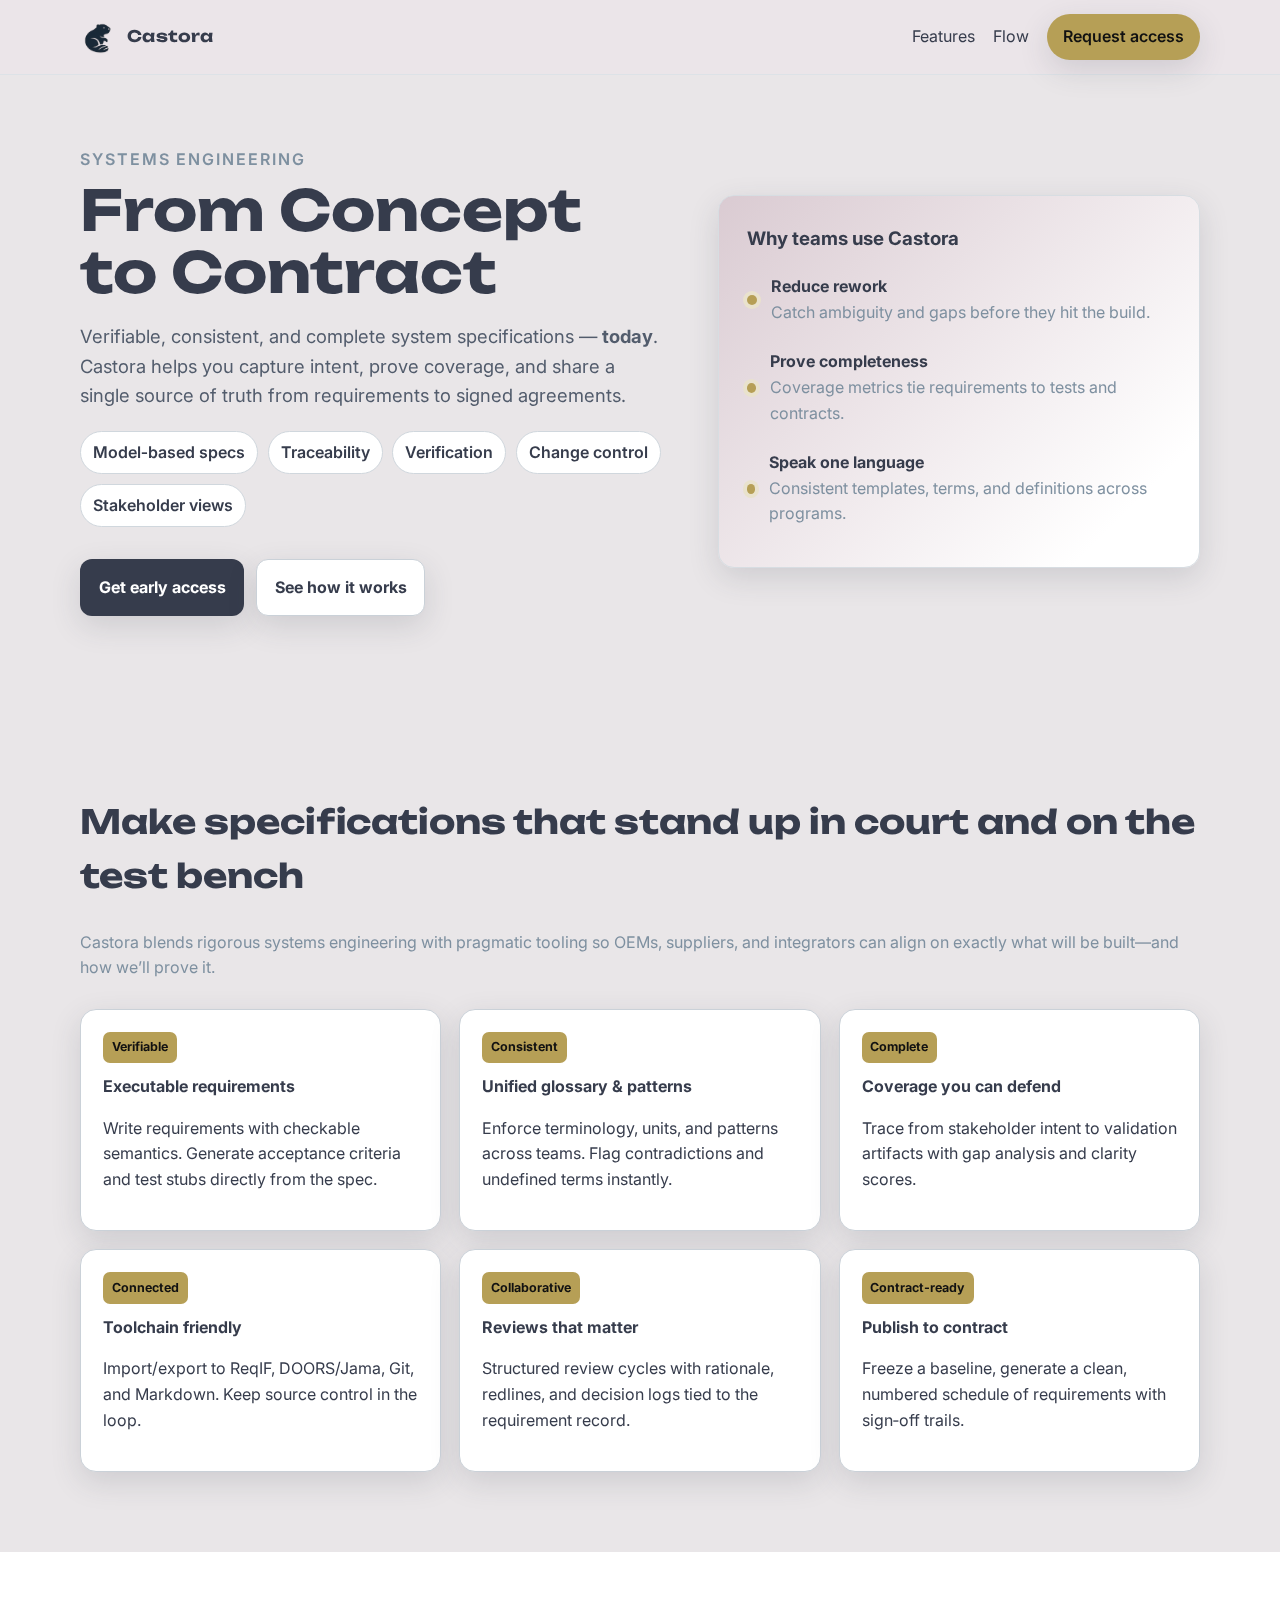
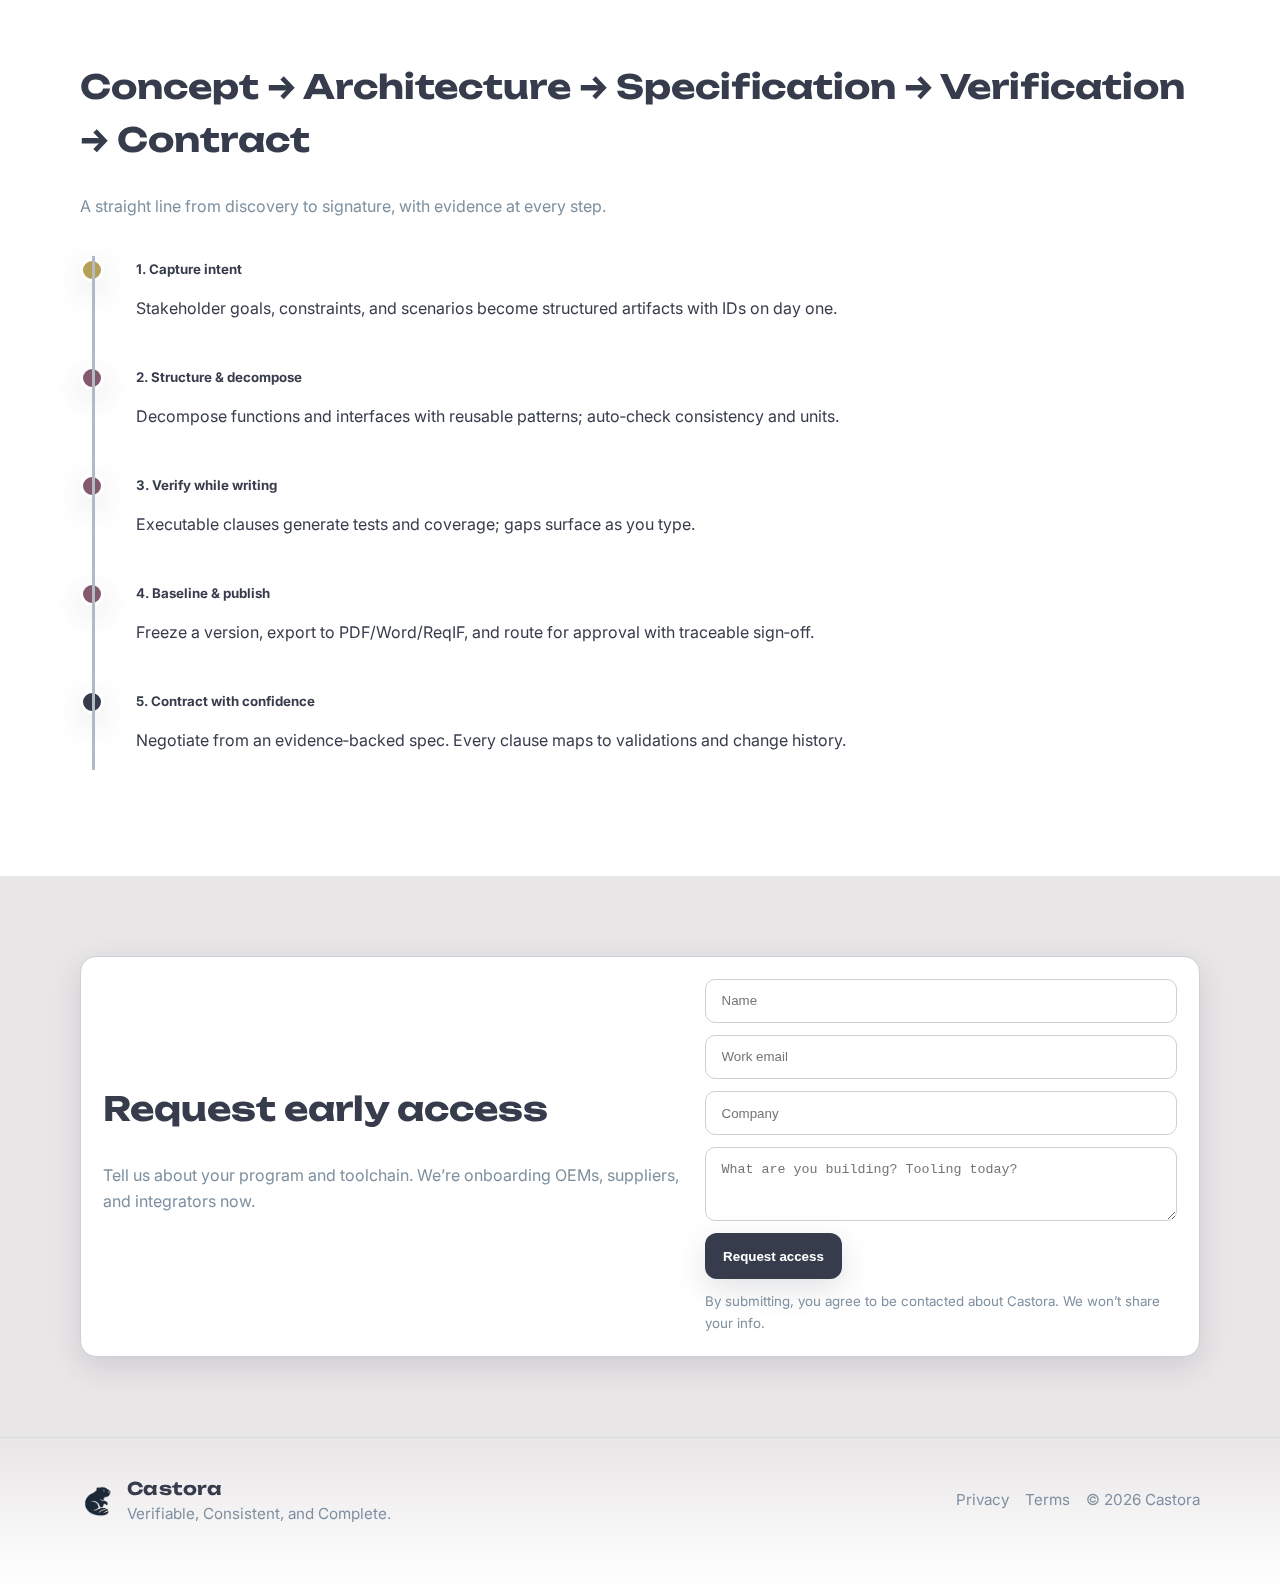
<file: castora_landing_page.html>
<!DOCTYPE html>
<html lang="en">
<head>
  <meta charset="utf-8" />
  <meta name="viewport" content="width=device-width, initial-scale=1" />
  <title>Castora — From Concept to Contract</title>
  <meta name="description" content="Castora: Systems Engineering made verifiable, consistent, and complete — today." />
  <link rel="preconnect" href="https://fonts.googleapis.com">
  <link rel="preconnect" href="https://fonts.gstatic.com" crossorigin>
  <link href="https://fonts.googleapis.com/css2?family=Inter:wght@300;400;500;600;700;800&family=Unbounded:wght@500;700&display=swap" rel="stylesheet">
  <style>
    :root{
      --bg: #E9E6E8;  /* light */
      --ink: #363C4C; /* slate */
      --accent: #B69F56; /* gold */
      --muted: #7E90A0; /* blue-gray */
      --rose: #855A70; /* rose */
      --radius: 16px;
      --shadow: 0 10px 30px rgba(54,60,76,.15);
    }
    *{box-sizing:border-box}
    html,body{height:100%}
    body{
      margin:0; background:var(--bg); color:var(--ink);
      font-family: Inter, system-ui, -apple-system, Segoe UI, Roboto, Helvetica, Arial, "Apple Color Emoji","Segoe UI Emoji";
      line-height:1.6;
    }
    a{color:var(--ink); text-decoration:none}
    .container{width:min(1120px, 92%); margin-inline:auto}
    /* Nav */
    header{
      position:sticky; top:0; z-index:50; backdrop-filter:saturate(180%) blur(8px);
      background: color-mix(in oklab, var(--bg), white 40% / 70%);
      border-bottom:1px solid color-mix(in oklab, var(--muted), white 75%);
    }
    .nav{display:flex; align-items:center; justify-content:space-between; padding:14px 0}
    .brand{display:flex; gap:12px; align-items:center}
    .brand img{height:36px; width:auto; filter:drop-shadow(0 1px 0 rgba(0,0,0,.05))}
    .brand .wordmark{font-family: Unbounded, Inter, sans-serif; font-weight:700; letter-spacing:.2px}
    .nav a.cta{padding:.65rem 1rem; border-radius:999px; background:var(--accent); color:#111; font-weight:600; box-shadow:var(--shadow)}
    .nav a.cta:hover{transform:translateY(-1px)}

    /* Hero */
    .hero{display:grid; align-items:center; grid-template-columns: 1.1fr .9fr; gap:48px; padding:72px 0}
    .kicker{font-weight:600; letter-spacing:.12em; text-transform:uppercase; color:var(--muted)}
    h1{font-family: Unbounded, Inter, sans-serif; font-size: clamp(2.2rem, 2.4vw + 1.8rem, 3.5rem); line-height:1.12; margin:.35rem 0 1rem}
    .lede{font-size:1.15rem; color: color-mix(in oklab, var(--ink), var(--muted) 40%)}
    .pills{display:flex; flex-wrap:wrap; gap:.6rem; margin:1.25rem 0 2rem}
    .pill{border:1px solid color-mix(in oklab, var(--muted), white 65%); padding:.5rem .75rem; border-radius:999px; font-weight:600; background:white; color:var(--ink)}
    .primary-actions{display:flex; gap:12px; flex-wrap:wrap}
    .btn{padding:.9rem 1.1rem; border-radius:12px; font-weight:700; border:1.5px solid transparent; transition:.2s ease; box-shadow:var(--shadow)}
    .btn.primary{background:var(--ink); color:white}
    .btn.primary:hover{transform:translateY(-2px)}
    .btn.alt{background:white; border-color: color-mix(in oklab, var(--muted), white 60%)}
    .btn.alt:hover{border-color: var(--ink)}
    .hero-card{background:linear-gradient(135deg, color-mix(in oklab, var(--rose), white 70%), white 85%); border:1px solid color-mix(in oklab, var(--muted), white 70%); border-radius: var(--radius); padding:28px; box-shadow:var(--shadow)}
    .hero-card h3{margin:0 0 .5rem}
    .stat{display:flex; align-items:center; gap:14px; padding:12px 0}
    .stat .dot{height:10px; width:10px; border-radius:50%; background:var(--accent); box-shadow:0 0 0 4px color-mix(in oklab, var(--accent), white 70%)}

    /* Value grid */
    section{padding:80px 0}
    .section-title{font-family: Unbounded, Inter, sans-serif; font-size:clamp(1.6rem, 1.1vw + 1.2rem, 2.2rem)}
    .muted{color: var(--muted)}
    .grid{display:grid; gap:18px; grid-template-columns: repeat(3, 1fr); margin-top:28px}
    .card{background:white; border:1px solid color-mix(in oklab, var(--muted), white 60%); border-radius:var(--radius); padding:22px; box-shadow:var(--shadow)}
    .card h4{margin:0 0 .4rem}
    .tag{display:inline-block; font-size:.78rem; font-weight:700; color:#111; background:var(--accent); padding:.35rem .55rem; border-radius:7px; margin-bottom:.7rem}

    /* Timeline */
    .timeline{position:relative; margin-top:36px}
    .rail{position:absolute; left:12px; top:0; bottom:0; width:3px; background: color-mix(in oklab, var(--muted), white 40%)}
    .step{display:grid; grid-template-columns: 40px 1fr; gap:16px; margin-bottom:26px}
    .bullet{height:24px; width:24px; border-radius:50%; border:3px solid white; background:var(--rose); box-shadow:var(--shadow); margin-top:2px}
    .step h5{margin:.2rem 0 .25rem}

    /* Footer */
    footer{padding:36px 0 60px; border-top:1px solid color-mix(in oklab, var(--muted), white 70%); background: linear-gradient(180deg, transparent, #fff)}
    .footer-grid{display:grid; grid-template-columns:1.2fr .8fr; gap:24px; align-items:center}
    .sm{font-size:.95rem}

    /* Responsive */
    @media (max-width: 900px){
      .hero{grid-template-columns:1fr; padding:48px 0}
      .grid{grid-template-columns:1fr;}
      .footer-grid{grid-template-columns:1fr}
    }
  </style>
</head>
<body>
  <header>
    <div class="container nav">
      <div class="brand">
        <!-- Place castora_logo.png in the same folder or update the src path -->
        <img src="castora_logo.png" alt="Castora logo" />
        <div class="wordmark">Castora</div>
      </div>
      <nav style="display:flex; gap:18px; align-items:center">
        <a href="#features">Features</a>
        <a href="#flow">Flow</a>
        <a href="#contact" class="cta">Request access</a>
      </nav>
    </div>
  </header>

  <main>
    <section class="container hero">
      <div>
        <div class="kicker">Systems Engineering</div>
        <h1>From Concept to Contract</h1>
        <p class="lede">Verifiable, consistent, and complete system specifications — <strong>today</strong>. Castora helps you capture intent, prove coverage, and share a single source of truth from requirements to signed agreements.</p>
        <div class="pills">
          <span class="pill">Model‑based specs</span>
          <span class="pill">Traceability</span>
          <span class="pill">Verification</span>
          <span class="pill">Change control</span>
          <span class="pill">Stakeholder views</span>
        </div>
        <div class="primary-actions">
          <a class="btn primary" href="#contact">Get early access</a>
          <a class="btn alt" href="#features">See how it works</a>
        </div>
      </div>
      <aside class="hero-card">
        <h3 style="margin-top:0">Why teams use Castora</h3>
        <div class="stat"><span class="dot"></span><div><strong>Reduce rework</strong><br/><span class="muted">Catch ambiguity and gaps before they hit the build.</span></div></div>
        <div class="stat"><span class="dot"></span><div><strong>Prove completeness</strong><br/><span class="muted">Coverage metrics tie requirements to tests and contracts.</span></div></div>
        <div class="stat"><span class="dot"></span><div><strong>Speak one language</strong><br/><span class="muted">Consistent templates, terms, and definitions across programs.</span></div></div>
      </aside>
    </section>

    <section id="features">
      <div class="container">
        <h2 class="section-title">Make specifications that stand up in court and on the test bench</h2>
        <p class="muted">Castora blends rigorous systems engineering with pragmatic tooling so OEMs, suppliers, and integrators can align on exactly what will be built—and how we’ll prove it.</p>
        <div class="grid">
          <div class="card">
            <span class="tag">Verifiable</span>
            <h4>Executable requirements</h4>
            <p>Write requirements with checkable semantics. Generate acceptance criteria and test stubs directly from the spec.</p>
          </div>
          <div class="card">
            <span class="tag">Consistent</span>
            <h4>Unified glossary & patterns</h4>
            <p>Enforce terminology, units, and patterns across teams. Flag contradictions and undefined terms instantly.</p>
          </div>
          <div class="card">
            <span class="tag">Complete</span>
            <h4>Coverage you can defend</h4>
            <p>Trace from stakeholder intent to validation artifacts with gap analysis and clarity scores.</p>
          </div>
          <div class="card">
            <span class="tag">Connected</span>
            <h4>Toolchain friendly</h4>
            <p>Import/export to ReqIF, DOORS/Jama, Git, and Markdown. Keep source control in the loop.</p>
          </div>
          <div class="card">
            <span class="tag">Collaborative</span>
            <h4>Reviews that matter</h4>
            <p>Structured review cycles with rationale, redlines, and decision logs tied to the requirement record.</p>
          </div>
          <div class="card">
            <span class="tag">Contract-ready</span>
            <h4>Publish to contract</h4>
            <p>Freeze a baseline, generate a clean, numbered schedule of requirements with sign‑off trails.</p>
          </div>
        </div>
      </div>
    </section>

    <section id="flow" style="background:white">
      <div class="container">
        <h2 class="section-title">Concept → Architecture → Specification → Verification → Contract</h2>
        <p class="muted">A straight line from discovery to signature, with evidence at every step.</p>
        <div class="timeline">
          <div class="rail" aria-hidden="true"></div>
          <div class="step">
            <div class="bullet" style="background:var(--accent)"></div>
            <div>
              <h5>1. Capture intent</h5>
              <p>Stakeholder goals, constraints, and scenarios become structured artifacts with IDs on day one.</p>
            </div>
          </div>
          <div class="step">
            <div class="bullet"></div>
            <div>
              <h5>2. Structure & decompose</h5>
              <p>Decompose functions and interfaces with reusable patterns; auto‑check consistency and units.</p>
            </div>
          </div>
          <div class="step">
            <div class="bullet"></div>
            <div>
              <h5>3. Verify while writing</h5>
              <p>Executable clauses generate tests and coverage; gaps surface as you type.</p>
            </div>
          </div>
          <div class="step">
            <div class="bullet"></div>
            <div>
              <h5>4. Baseline & publish</h5>
              <p>Freeze a version, export to PDF/Word/ReqIF, and route for approval with traceable sign‑off.</p>
            </div>
          </div>
          <div class="step">
            <div class="bullet" style="background:var(--ink)"></div>
            <div>
              <h5>5. Contract with confidence</h5>
              <p>Negotiate from an evidence‑backed spec. Every clause maps to validations and change history.</p>
            </div>
          </div>
        </div>
      </div>
    </section>

    <section id="contact">
      <div class="container">
        <div class="card" style="display:grid; grid-template-columns: 1.1fr .9fr; gap:24px; align-items:center">
          <div>
            <h2 class="section-title" style="margin-top:0">Request early access</h2>
            <p class="muted">Tell us about your program and toolchain. We’re onboarding OEMs, suppliers, and integrators now.</p>
          </div>
          <form action="https://formspree.io/f/your-form-id" method="POST" style="display:grid; gap:12px">
            <input required name="name" placeholder="Name" aria-label="Name" style="padding:.85rem 1rem; border-radius:10px; border:1px solid color-mix(in oklab, var(--muted), white 60%);">
            <input required type="email" name="email" placeholder="Work email" aria-label="Email" style="padding:.85rem 1rem; border-radius:10px; border:1px solid color-mix(in oklab, var(--muted), white 60%);">
            <input name="company" placeholder="Company" aria-label="Company" style="padding:.85rem 1rem; border-radius:10px; border:1px solid color-mix(in oklab, var(--muted), white 60%);">
            <textarea name="notes" placeholder="What are you building? Tooling today?" rows="3" style="padding:.85rem 1rem; border-radius:10px; border:1px solid color-mix(in oklab, var(--muted), white 60%);"></textarea>
            <button class="btn primary" type="submit" style="justify-self:start">Request access</button>
            <small class="muted">By submitting, you agree to be contacted about Castora. We won’t share your info.</small>
          </form>
        </div>
      </div>
    </section>
  </main>

  <footer>
    <div class="container footer-grid">
      <div class="brand">
        <img src="castora_logo.png" alt="Castora logo" />
        <div>
          <div class="wordmark" style="font-size:1.1rem">Castora</div>
          <div class="sm muted">Verifiable, Consistent, and Complete.</div>
        </div>
      </div>
      <div class="sm" style="justify-self:end">
        <a href="#" class="muted" style="margin-right:12px">Privacy</a>
        <a href="#" class="muted" style="margin-right:12px">Terms</a>
        <span class="muted">© <span id="year"></span> Castora</span>
      </div>
    </div>
  </footer>

  <script>
    // set current year, smooth scroll
    document.getElementById('year').textContent = new Date().getFullYear();
    document.querySelectorAll('a[href^="#"]').forEach(a=>{
      a.addEventListener('click', e=>{
        const id=a.getAttribute('href');
        if(id.length>1){ e.preventDefault(); document.querySelector(id).scrollIntoView({behavior:'smooth'}); }
      })
    })
  </script>
</body>
</html>
</file>
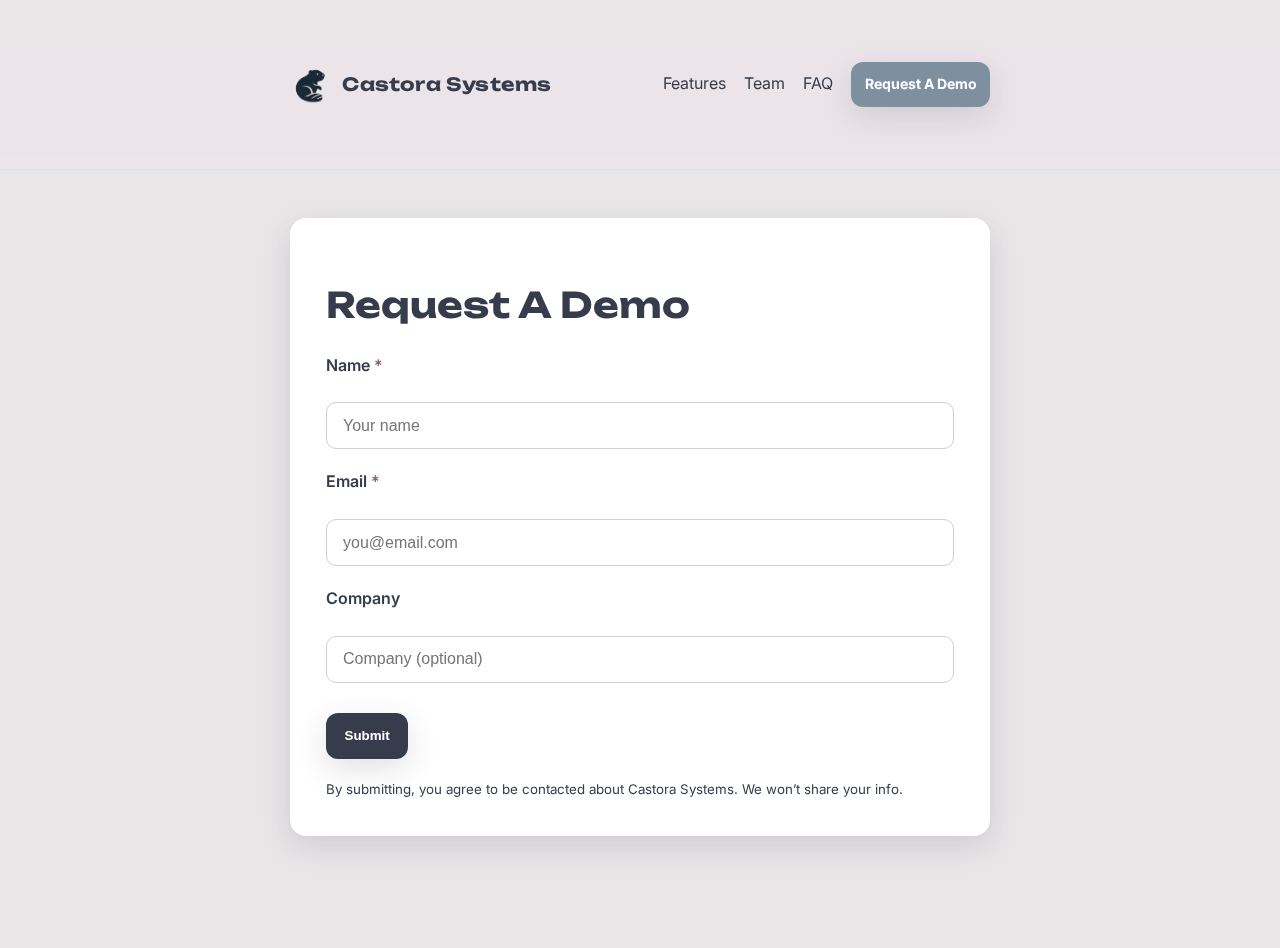
<file: contact.html>
<!DOCTYPE html>
<html lang="en">
<head>
  <meta charset="utf-8" />
  <meta name="viewport" content="width=device-width, initial-scale=1" />
  <title>Request A Demo — Castora</title>
  <link rel="preconnect" href="https://fonts.googleapis.com">
  <link rel="preconnect" href="https://fonts.gstatic.com" crossorigin>
  <link href="https://fonts.googleapis.com/css2?family=Inter:wght@300;400;500;600;700;800&family=Unbounded:wght@500;700&display=swap" rel="stylesheet">
  <style>
    :root{
      --bg: #E9E6E8;
      --ink: #363C4C;
      --accent: #B69F56;
      --muted: #7E90A0;
      --rose: #855A70;
      --radius: 16px;
      --shadow: 0 10px 30px rgba(54,60,76,.15);
    }
    *{box-sizing:border-box}
    html,body{height:100%}
    body{
      margin:0; background:var(--bg); color:var(--ink);
      font-family: Inter, system-ui, -apple-system, Segoe UI, Roboto, Helvetica, Arial, "Apple Color Emoji","Segoe UI Emoji";
      line-height:1.6;
    }
    a{color:var(--ink); text-decoration:none}
    .container{width:min(700px,92%);margin:48px auto;}
    .card{background:white; border-radius:16px; box-shadow:0 10px 30px rgba(54,60,76,.15); padding:36px;}
    h1{font-family:Unbounded,Inter,sans-serif; font-size:2.2rem; margin-bottom:1.2rem;}
    .back{margin-bottom:24px; display:inline-block;}
    /* Nav styles from index.html */
    header{
      position:sticky; top:0; z-index:50; backdrop-filter:saturate(180%) blur(8px);
      background: color-mix(in oklab, var(--bg), white 40% / 70%);
      border-bottom:1px solid color-mix(in oklab, var(--muted), white 75%);
    }
    .nav{display:flex; align-items:center; justify-content:space-between; padding:14px 0}
    .brand{display:flex; gap:12px; align-items:center}
  .brand img{height:41.4px; width:auto; filter:drop-shadow(0 1px 0 rgba(0,0,0,.05))} /* 36px * 1.15 */
  .brand .wordmark{font-family: Unbounded, Inter, sans-serif; font-weight:700; letter-spacing:.2px; font-size:1.15em}
    .nav a.cta{padding:.65rem 1rem; border-radius:999px; background:var(--accent); color:#111; font-weight:600; box-shadow:var(--shadow)}
    .nav a.cta:hover{transform:translateY(-1px)}
    .btn{padding:.9rem 1.1rem; border-radius:12px; font-weight:700; border:1.5px solid transparent; transition:.2s ease; box-shadow:var(--shadow)}
    .btn.primary{background:var(--ink); color:white}
    .btn.primary:hover{transform:translateY(-2px)}
    .btn.alt{background:white; border-color: color-mix(in oklab, var(--muted), white 60%)}
    .btn.alt:hover{border-color: var(--ink)}
    @media (max-width: 900px){
      .nav{flex-direction:column; gap:10px;}
    }
  </style>
</head>
<body>
  <header>
    <div class="container nav">
      <a class="brand" href="index.html" style="text-decoration:none">
        <img src="castora_logo.png" alt="Castora logo" />
        <div class="wordmark">Castora Systems</div>
      </a>
      <nav style="display:flex; gap:18px; align-items:center">
        <a href="index.html#features">Features</a>
        <a href="index.html#logos">Team</a>
        <a href="index.html#faq">FAQ</a>
  <a href="contact.html" style="background:#7E90A0; color:#fff; font-weight:700; border-radius:12px; padding:.63rem .77rem; font-size:.875em; box-shadow:var(--shadow);" class="btn">Request A Demo</a>
      </nav>
    </div>
  </header>
  <div class="container">
    <div class="card">
  <h1 id="contact-heading">Request A Demo</h1>
      <form id="castora-contact" action="https://script.google.com/macros/s/AKfycbzi2Up1TGK944OziJ3_9gufUPcoL9G46nprP90Xu5WtOBUrajBLuZNswKjsAwsLJosu8g/exec" method="POST" style="display:grid; gap:20px;">
        <label style="font-weight:600; margin-bottom:4px;" for="name">Name <span style="color:var(--rose)">*</span></label>
        <input name="name" id="name" type="text" required style="padding:.85rem 1rem; border-radius:10px; border:1px solid color-mix(in oklab, var(--muted), white 60%); font-size:1rem;" placeholder="Your name" />

        <label style="font-weight:600; margin-bottom:4px;" for="email">Email <span style="color:var(--rose)">*</span></label>
        <input name="email" id="email" type="email" required style="padding:.85rem 1rem; border-radius:10px; border:1px solid color-mix(in oklab, var(--muted), white 60%); font-size:1rem;" placeholder="you@email.com" />

        <label style="font-weight:600; margin-bottom:4px;" for="company">Company</label>
        <input name="company" id="company" type="text" style="padding:.85rem 1rem; border-radius:10px; border:1px solid color-mix(in oklab, var(--muted), white 60%); font-size:1rem;" placeholder="Company (optional)" />

        <button class="btn primary" type="submit" style="margin-top:10px; width:fit-content;">Submit</button>
        <small class="muted">By submitting, you agree to be contacted about Castora Systems. We won’t share your info.</small>
      </form>
      <div id="thankyou" style="display:none; text-align:center; padding:32px 0 0 0;">
          <h2 style="color:#000; font-family:Unbounded,Inter,sans-serif;">Thank you!</h2>
          <p>We'll be in contact soon.</p>
      </div>
  <script>
    const FORM_URL = "https://script.google.com/macros/s/AKfycbzi2Up1TGK944OziJ3_9gufUPcoL9G46nprP90Xu5WtOBUrajBLuZNswKjsAwsLJosu8g/exec";
    document.getElementById('castora-contact').addEventListener('submit', function(e) {
      e.preventDefault();
      const form = e.target;
      const data = new FormData(form);
      fetch(FORM_URL, {
        method: 'POST',
        mode: 'no-cors',
        body: data
      }).then(() => {
        form.style.display = 'none';
        document.getElementById('thankyou').style.display = 'block';
        document.getElementById('contact-heading').style.display = 'none';
      }).catch(() => {
        form.style.display = 'none';
        document.getElementById('thankyou').innerHTML = "<h2 style='color:#000'>Something went wrong.</h2><p>Please try again later.</p>";
        document.getElementById('thankyou').style.display = 'block';
        document.getElementById('contact-heading').style.display = 'none';
      });
    });
  </script>
    </div>
  </div>
</body>
</html>
</file>
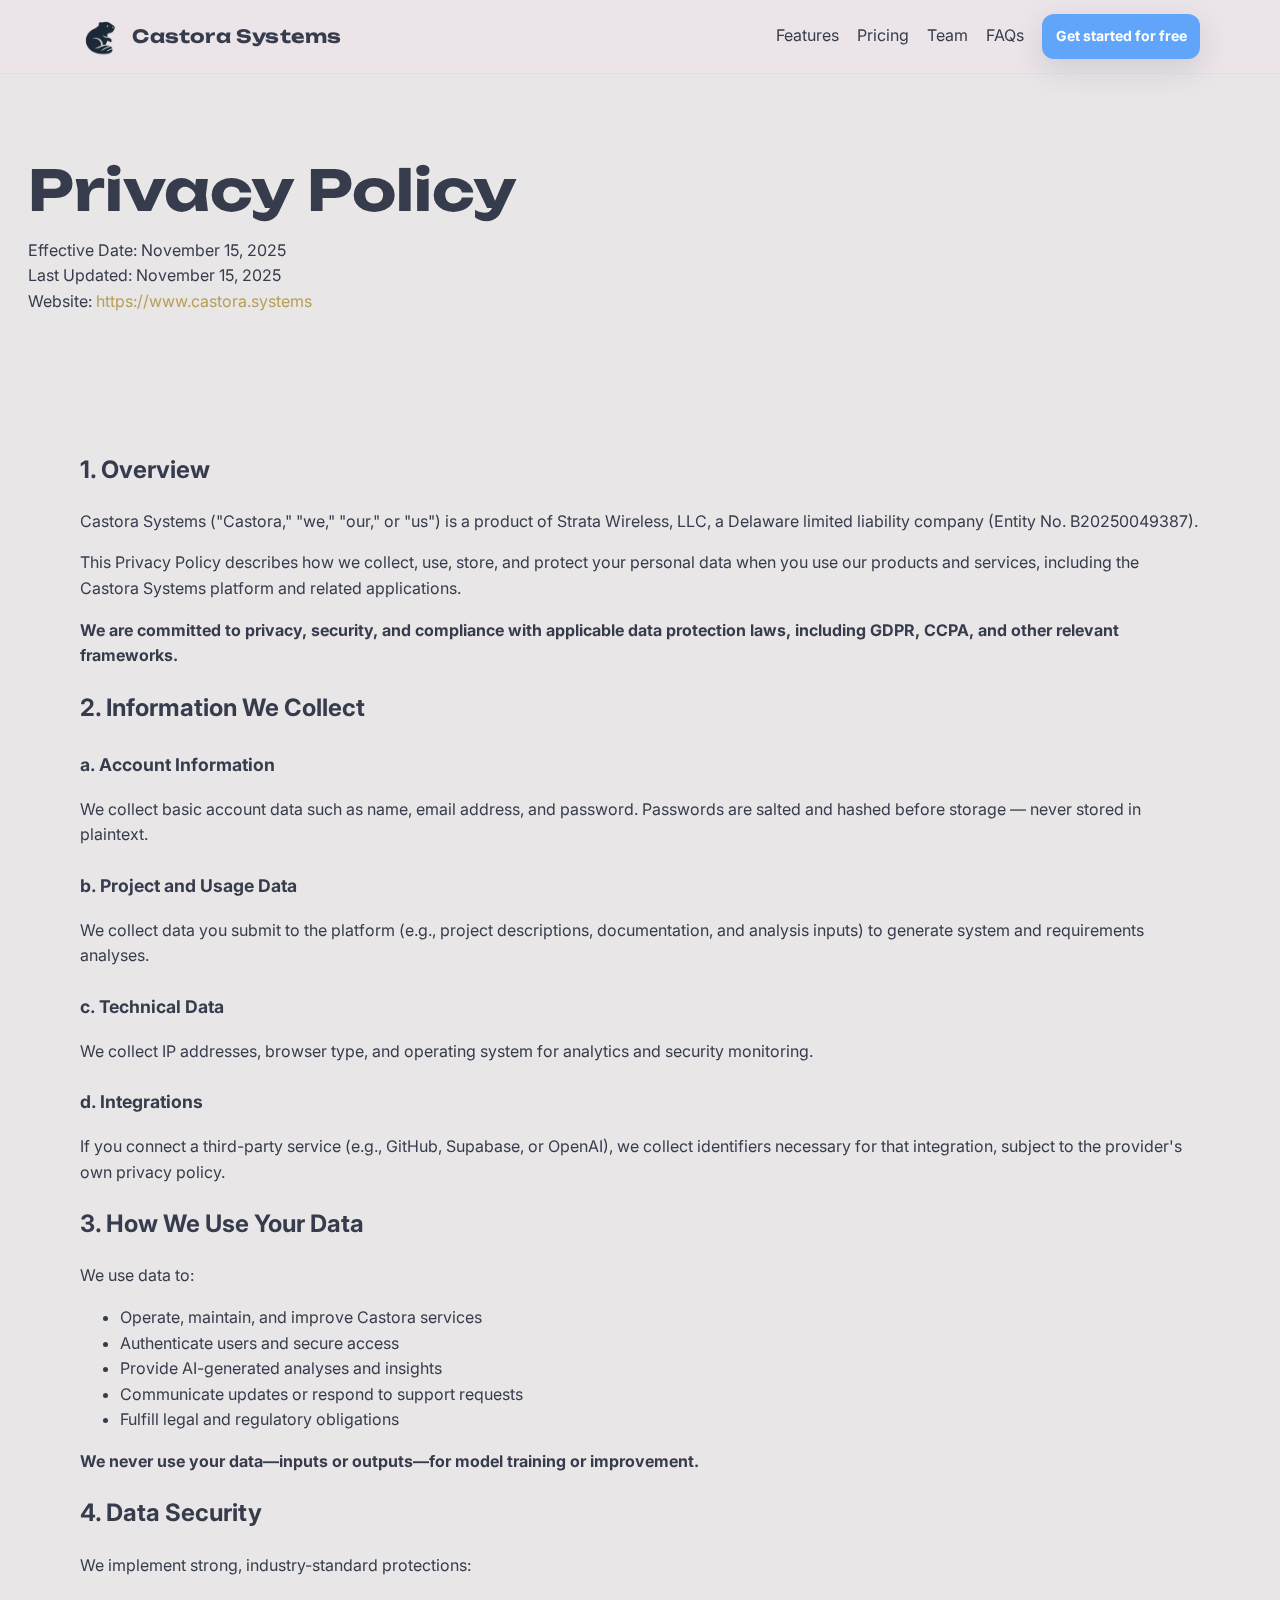
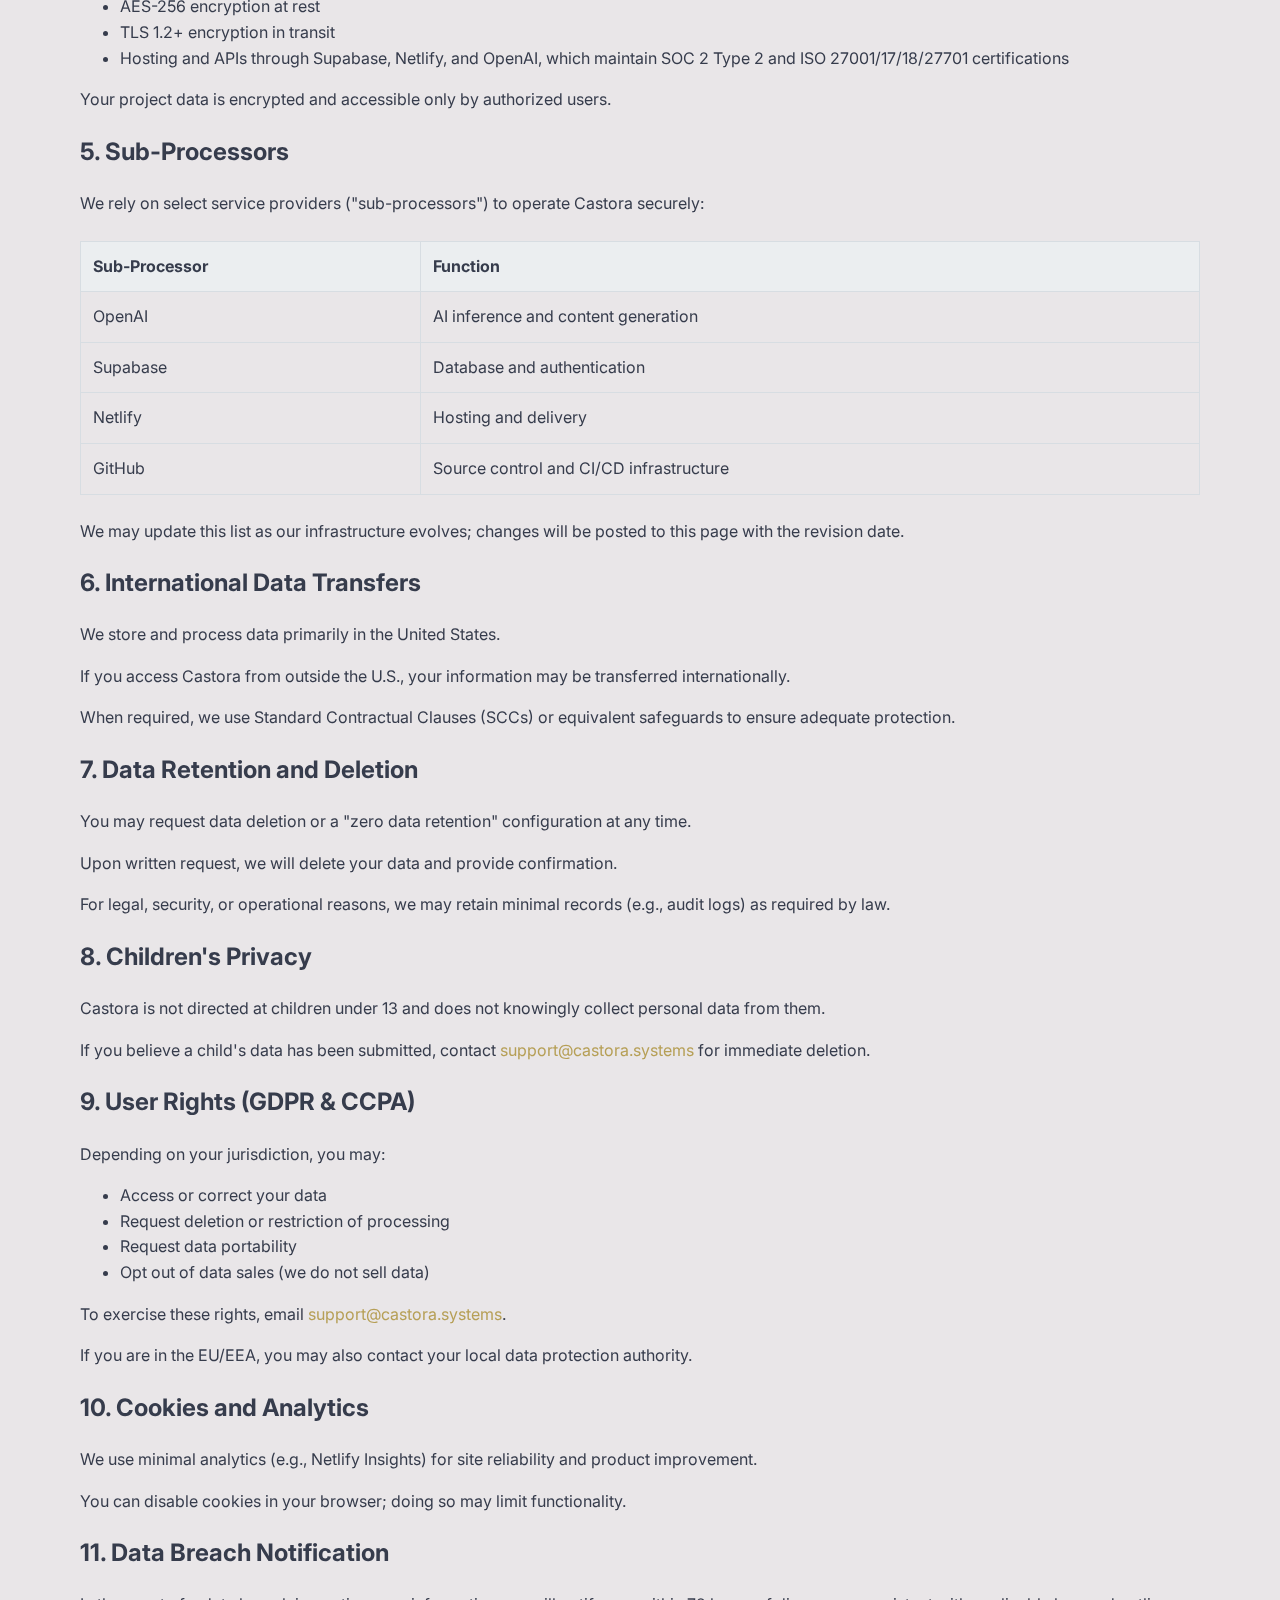
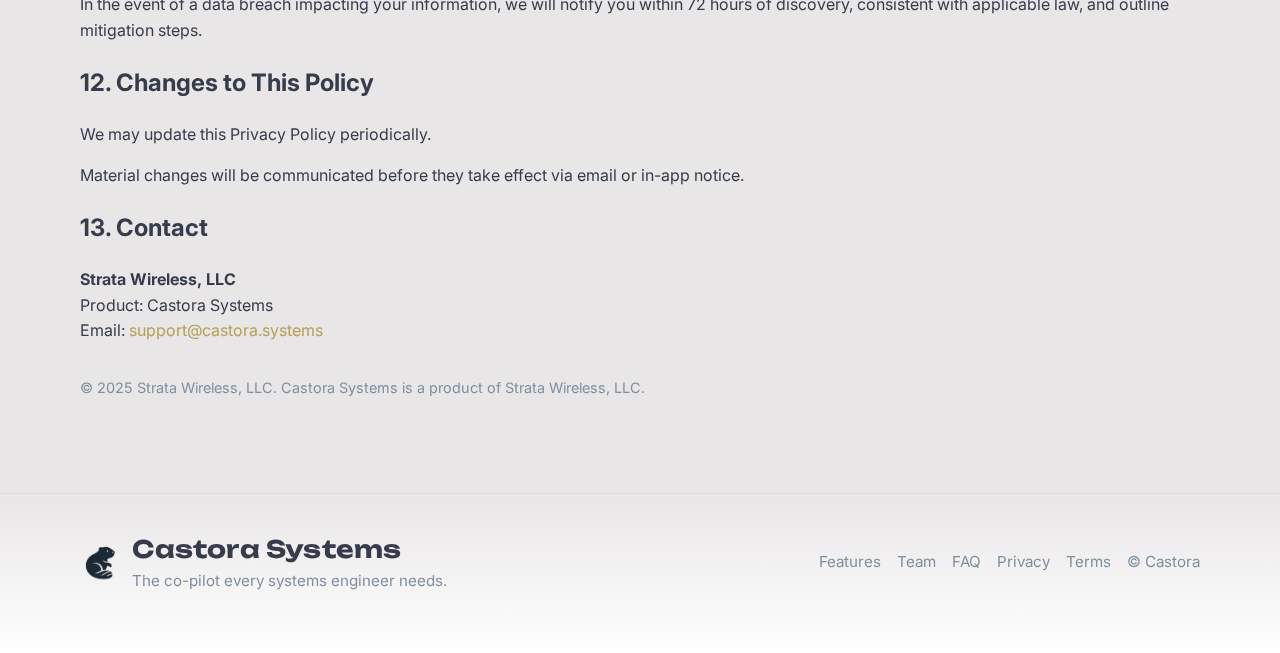
<file: privacypolicy.html>
<!DOCTYPE html>
<html lang="en">
<head>
  <meta charset="utf-8" />
  <meta name="viewport" content="width=device-width, initial-scale=1" />
  <title>Castora — AI for systems engineering</title>
  <meta name="description" content="Castora: Systems Engineering made verifiable, consistent, and complete — today." />
  
  <!-- Favicon -->
  <link rel="icon" type="image/png" href="assets/castora_logo.png" />
  <link rel="apple-touch-icon" href="assets/castora_logo.png" />
  
  <!-- Open Graph / Facebook -->
  <meta property="og:type" content="website" />
  <meta property="og:url" content="https://castora.systems/" />
  <meta property="og:title" content="Castora — The co-pilot every systems engineer needs." />
  <meta property="og:description" content="Castora helps systems engineers reuse what works, refine what doesn't, and build what's next — efficiently and effectively. Try it for free." />
  <meta property="og:image" content="https://castora.systems/assets/social_beaver.png" />
  <meta property="og:image:width" content="1200" />
  <meta property="og:image:height" content="630" />
  <meta property="og:image:alt" content="Castora Systems Logo" />
  <meta property="og:site_name" content="Castora Systems" />
  
  <!-- Twitter Card -->
  <meta name="twitter:card" content="summary_large_image" />
  <meta name="twitter:url" content="https://castora.systems/" />
  <meta name="twitter:title" content="Castora — The co-pilot every systems engineer needs." />
  <meta name="twitter:description" content="Castora helps systems engineers reuse what works, refine what doesn't, and build what's next — efficiently and effectively. Try it for free." />
  <meta name="twitter:image" content="https://castora.systems/assets/social_beaver.png" />
  <meta name="twitter:image:alt" content="Castora Systems Logo" />
  
  <link rel="preconnect" href="https://fonts.googleapis.com">
  <link rel="preconnect" href="https://fonts.gstatic.com" crossorigin>
  <link href="https://fonts.googleapis.com/css2?family=Inter:wght@300;400;500;600;700;800&family=Unbounded:wght@500;700&display=swap" rel="stylesheet">
  <style>
    :root{
      --bg: #E9E6E8;  /* light */
      --ink: #363C4C; /* slate */
      --accent: #B69F56; /* gold */
      --muted: #7E90A0; /* blue-gray */
      --rose: #855A70; /* rose */
      --radius: 16px;
      --shadow: 0 10px 30px rgba(54,60,76,.15);
    }
    *{box-sizing:border-box}
    html,body{height:100%}
    body{
      margin:0; background:var(--bg); color:var(--ink);
      font-family: Inter, system-ui, -apple-system, Segoe UI, Roboto, Helvetica, Arial, "Apple Color Emoji","Segoe UI Emoji";
      line-height:1.6;
    }
    a{color:var(--ink); text-decoration:none}
    .container{width:min(1120px, 92%); margin-inline:auto}
    /* Nav */
    header{
      position:sticky; top:0; z-index:50; backdrop-filter:saturate(180%) blur(8px);
      background: color-mix(in oklab, var(--bg), white 40% / 70%);
      border-bottom:1px solid color-mix(in oklab, var(--muted), white 75%);
    }
    .nav{display:flex; align-items:center; justify-content:space-between; padding:14px 0}
    .brand{display:flex; gap:12px; align-items:center}
    .brand img{height:41.4px; width:auto; filter:drop-shadow(0 1px 0 rgba(0,0,0,.05))}
    .brand .wordmark{font-family: Unbounded, Inter, sans-serif; font-weight:700; letter-spacing:.2px}
    .nav a.cta{padding:.65rem 1rem; border-radius:999px; background:var(--accent); color:#111; font-weight:600; box-shadow:var(--shadow)}
    .nav a.cta:hover{transform:translateY(-1px)}

    /* Hero */
    .hero{display:grid; align-items:center; grid-template-columns: 1.1fr .9fr; gap:0px; padding-bottom: 20px; padding-top:100px 0}
    .kicker{font-weight:600; letter-spacing:.12em; text-transform:uppercase; color:var(--muted)}
    h1{font-family: Unbounded, Inter, sans-serif; font-size: clamp(2.2rem, 2.4vw + 1.8rem, 3.5rem); line-height:1.12; margin:.35rem 0 1rem}
    .lede{font-size:1.15rem; color: color-mix(in oklab, var(--ink), var(--muted) 40%)}
    .pills{display:flex; flex-wrap:wrap; gap:.6rem; margin:1.25rem 0 2rem}
    .pill{border:1px solid color-mix(in oklab, var(--muted), white 65%); padding:.5rem .75rem; border-radius:999px; font-weight:600; background:white; color:var(--ink)}
    .primary-actions{display:flex; gap:12px; flex-wrap:wrap}
    .btn{padding:.9rem 1.1rem; border-radius:12px; font-weight:700; border:1.5px solid transparent; transition:.2s ease; box-shadow:var(--shadow)}
    .btn.primary{background:var(--ink); color:white}
    .btn.primary:hover{transform:translateY(-2px)}
    .btn.alt{background:white; border-color: color-mix(in oklab, var(--muted), white 60%)}
    .btn.alt:hover{border-color: var(--ink)}
    .hero-card{background:linear-gradient(135deg, color-mix(in oklab, var(--rose), white 70%), white 85%); border:1px solid color-mix(in oklab, var(--muted), white 70%); border-radius: var(--radius); padding:28px; box-shadow:var(--shadow)}
    .hero-card h3{margin:0 0 .5rem}
    .stat{display:flex; align-items:center; gap:14px; padding:12px 0}
    .stat .dot{height:10px; width:10px; border-radius:50%; background:var(--accent); box-shadow:0 0 0 4px color-mix(in oklab, var(--accent), white 70%)}

    /* Value grid */
    section{padding:80px 0}
    .section-title{font-family: Unbounded, Inter, sans-serif; font-size:clamp(1.6rem, 1.1vw + 1.2rem, 2.2rem)}
    .muted{color: var(--muted)}
    .grid{display:grid; gap:18px; grid-template-columns: repeat(3, 1fr); margin-top:28px}
    .card{background:white; border:1px solid color-mix(in oklab, var(--muted), white 60%); border-radius:var(--radius); padding:22px; box-shadow:var(--shadow)}
    .card h4{margin:0 0 .4rem}
    .tag{display:inline-block; font-size:.78rem; font-weight:700; color:#111; background:var(--accent); padding:.35rem .55rem; border-radius:7px; margin-bottom:.7rem}

    /* Timeline */
    .timeline{position:relative; margin-top:36px}
    .rail{position:absolute; left:12px; top:0; bottom:0; width:3px; background: color-mix(in oklab, var(--muted), white 40%)}
    .step{display:grid; grid-template-columns: 40px 1fr; gap:16px; margin-bottom:26px}
    .bullet{height:24px; width:24px; border-radius:50%; border:3px solid white; background:var(--rose); box-shadow:var(--shadow); margin-top:2px}
    .step h5{margin:.2rem 0 .25rem}

    /* Footer */
    footer{padding:36px 0 60px; border-top:1px solid color-mix(in oklab, var(--muted), white 70%); background: linear-gradient(180deg, transparent, #fff)}
    .footer-grid{display:grid; grid-template-columns:1.2fr .8fr; gap:24px; align-items:center}
    .sm{font-size:.95rem}

    /* Icon styles (feather icons will replace elements with data-feather) */
    svg.feather{height:20px; width:20px; vertical-align:middle; margin-right:8px; stroke:currentColor}
    svg.feather.icon-large{height:26px; width:26px; margin-right:10px}

    /* Mobile Navigation */
    .nav-toggle{display:none; background:none; border:none; padding:8px; cursor:pointer; z-index:60}
    .nav-menu{display:flex; gap:18px; align-items:center}
    
    /* Responsive iframe */
    .video-container{position:relative; width:100%; height:0; padding-bottom:56.25%; /* 16:9 aspect ratio */}
    .video-container iframe{position:absolute; top:0; left:0; width:100%; height:100%; border-radius:16px; box-shadow:0 8px 32px rgba(54,60,76,.13); border:none}

    /* Responsive */
    @media (max-width: 768px){
      .container{width:min(100%, 95%)}
      
      /* Mobile nav - overlay style */
      .nav{padding:12px 0}
      .nav-toggle{display:block}
      .nav-menu{
        display:none; 
        position:fixed; 
        top:0; 
        left:0; 
        width:100%; 
        height:100vh; 
        background:rgba(233, 230, 232, 0.98); 
        backdrop-filter:blur(10px);
        flex-direction:column; 
        justify-content:center; 
        align-items:center;
        gap:24px; 
        z-index:55;
        transition:opacity 0.3s ease, visibility 0.3s ease;
        opacity:0;
        visibility:hidden;
      }
      .nav-menu.active{
        display:flex; 
        opacity:1;
        visibility:visible;
      }
      .nav-menu a{
        padding:12px 24px; 
        font-size:1.1rem; 
        font-weight:500;
        text-align:center;
        border-radius:8px;
        transition:background 0.2s ease;
      }
      .nav-menu a:hover{background:rgba(255,255,255,0.7)}
      .nav-menu .btn{margin-top:16px; font-size:1rem}

      /* Hero adjustments */
      .hero{grid-template-columns:1fr; gap:32px; padding:40px 0}
      .hero-card{margin-top:16px}
      .lede{font-size:1.05rem}
      h1{font-size:clamp(1.8rem, 5vw + 1rem, 2.8rem); line-height:1.2}
      
      /* Section spacing */
      section{padding:48px 0}
      .grid{grid-template-columns:1fr; gap:16px}
      
      /* Cards */
      .card{padding:20px}
      .stat{flex-direction:column; align-items:flex-start; gap:8px; padding:8px 0}
      .stat .dot{display:none}
      
      /* Typography adjustments */
      .section-title{font-size:clamp(1.4rem, 4vw + 1rem, 1.8rem); line-height:1.3}
      
      /* Logo section */
      #logos div[style*="font-size:1.1rem"]{font-size:1rem !important}
      #logos div[style*="gap:48px"]{gap:24px !important; padding:0 16px}
      
      /* Footer */
      .footer-grid{grid-template-columns:1fr; gap:16px; text-align:center}
      .footer-grid .sm{justify-self:center !important}
      .footer-grid .brand{justify-self:center; text-align:left}
      
      /* FAQ adjustments */
      #faq .container > div{max-width:100% !important; padding:0 8px}
      details{padding:12px; border:1px solid color-mix(in oklab, var(--muted), white 70%); border-radius:8px; background:white}
      details summary{font-weight:600; cursor:pointer; padding:4px 0}
      details[open] summary{margin-bottom:8px; border-bottom:1px solid color-mix(in oklab, var(--muted), white 80%)}
    }

    @media (max-width: 480px){
      .container{width: 80%; padding-left: 8px; padding-right: 8px;}
      .hero{padding:32px 0; gap:24px}
      .hero-card{padding:20px}
      .card{align-items: center !important; width: 100%; box-sizing: border-box; margin-left: 0; margin-right: 0; padding:12px}
      .nav-menu { gap:12px;}
      .nav-menu a {font-size: 3.3rem;}

      body {
        overflow-x: hidden;
      }
      body, 
      body * {
        text-align: center !important;
      }
      ul, 
      ul li, 
      .card ul, 
      .card ul li {
        text-align: left !important;
      }
       h1 {
        font-size: 1.6rem !important;
        line-height: 1.25 !important;
        word-break: normal !important;
      }
      .lede {
        font-size: 1rem;
      }
      .feature-intro ul {
        font-size: 1rem;
      }
      .primary-actions {
          flex-direction: column;
          gap: 8px;
        }
      .footer-grid .sm a {
        margin-right: 18px !important;
        margin-bottom: 8px;
        display: inline-block;
      }
        .primary-actions input,
        .primary-actions button {
          margin-left: auto;
          margin-right: auto;
          width: 80%;
          min-width: 0;
          box-sizing:border-box;
        }
        .kicker {text-align: center;}
        .primary-actions input {
          margin-bottom: 4px;
        }      
      .btn{padding:.75rem 1rem; text-align:center; margin-bottom:8px;}
      section{padding:20px 0}
      
      /* Make company logos smaller on very small screens */
      #logos img{height:36px !important; max-width:120px !important}
    }
  </style>
  <!-- Shared styles to keep header/nav consistent across pages -->
  <link rel="stylesheet" href="/styles.css">
</head>
<body>
    <header>
    <div class="container nav">
      <a class="brand" href="index.html" style="text-decoration:none">
        <img src="assets/castora_logo.png" alt="Castora logo" style="height:41.4px;width:auto;filter:drop-shadow(0 1px 0 rgba(0,0,0,.05))" />
        <div class="wordmark" style="font-size:1.15em">Castora Systems</div>
      </a>
      <button class="nav-toggle" aria-label="Toggle navigation" onclick="toggleNav()">
        <i data-feather="menu" aria-hidden="true"></i>
      </button>
      <nav class="nav-menu" id="navMenu">
  <a href="features.html">Features</a>
  <a href="pricing.html">Pricing</a>
  <a href="team.html">Team</a>
  <a href="faqs.html">FAQs</a>
  <a href="contact.html" style="background:#60A5FA; color:#fff; font-weight:700; border-radius:12px; padding:.63rem .77rem; font-size:.875em; box-shadow:var(--shadow);" class="btn">Get started for free</a>
      </nav>
    </div>
  </header>

    <main>
        <section class="hero">
            <div class="container">
                <h1 style="word-break: keep-all; overflow-wrap: normal;">Privacy Policy</h1>
                <p class="subtitle">Effective Date: November 15, 2025<br>Last Updated: November 15, 2025<br>Website: <a href="https://www.castora.systems" style="color:var(--accent)">https://www.castora.systems</a></p>
            </div>
        </section>

        <section class="content-section">
            <div class="container">
                <div class="content-wrapper">
                    <h2>1. Overview</h2>
                    <p>Castora Systems ("Castora," "we," "our," or "us") is a product of Strata Wireless, LLC, a Delaware limited liability company (Entity No. B20250049387).</p>
                    <p>This Privacy Policy describes how we collect, use, store, and protect your personal data when you use our products and services, including the Castora Systems platform and related applications.</p>
                    <p><strong>We are committed to privacy, security, and compliance with applicable data protection laws, including GDPR, CCPA, and other relevant frameworks.</strong></p>

                    <h2>2. Information We Collect</h2>
                    
                    <h3 style="color:var(--ink); font-size:1.1rem; margin-top:1.5rem">a. Account Information</h3>
                    <p>We collect basic account data such as name, email address, and password. Passwords are salted and hashed before storage — never stored in plaintext.</p>

                    <h3 style="color:var(--ink); font-size:1.1rem; margin-top:1.5rem">b. Project and Usage Data</h3>
                    <p>We collect data you submit to the platform (e.g., project descriptions, documentation, and analysis inputs) to generate system and requirements analyses.</p>

                    <h3 style="color:var(--ink); font-size:1.1rem; margin-top:1.5rem">c. Technical Data</h3>
                    <p>We collect IP addresses, browser type, and operating system for analytics and security monitoring.</p>

                    <h3 style="color:var(--ink); font-size:1.1rem; margin-top:1.5rem">d. Integrations</h3>
                    <p>If you connect a third-party service (e.g., GitHub, Supabase, or OpenAI), we collect identifiers necessary for that integration, subject to the provider's own privacy policy.</p>

                    <h2>3. How We Use Your Data</h2>
                    <p>We use data to:</p>
                    <ul>
                        <li>Operate, maintain, and improve Castora services</li>
                        <li>Authenticate users and secure access</li>
                        <li>Provide AI-generated analyses and insights</li>
                        <li>Communicate updates or respond to support requests</li>
                        <li>Fulfill legal and regulatory obligations</li>
                    </ul>
                    <p><strong>We never use your data—inputs or outputs—for model training or improvement.</strong></p>

                    <h2>4. Data Security</h2>
                    <p>We implement strong, industry-standard protections:</p>
                    <ul>
                        <li>AES-256 encryption at rest</li>
                        <li>TLS 1.2+ encryption in transit</li>
                        <li>Hosting and APIs through Supabase, Netlify, and OpenAI, which maintain SOC 2 Type 2 and ISO 27001/17/18/27701 certifications</li>
                    </ul>
                    <p>Your project data is encrypted and accessible only by authorized users.</p>

                    <h2>5. Sub-Processors</h2>
                    <p>We rely on select service providers ("sub-processors") to operate Castora securely:</p>
                    <table style="width:100%; border-collapse:collapse; margin:1.5rem 0">
                        <thead>
                            <tr style="background:color-mix(in oklab, var(--muted), white 85%); text-align:left">
                                <th style="padding:12px; border:1px solid color-mix(in oklab, var(--muted), white 70%)">Sub-Processor</th>
                                <th style="padding:12px; border:1px solid color-mix(in oklab, var(--muted), white 70%)">Function</th>
                            </tr>
                        </thead>
                        <tbody>
                            <tr>
                                <td style="padding:12px; border:1px solid color-mix(in oklab, var(--muted), white 70%)">OpenAI</td>
                                <td style="padding:12px; border:1px solid color-mix(in oklab, var(--muted), white 70%)">AI inference and content generation</td>
                            </tr>
                            <tr>
                                <td style="padding:12px; border:1px solid color-mix(in oklab, var(--muted), white 70%)">Supabase</td>
                                <td style="padding:12px; border:1px solid color-mix(in oklab, var(--muted), white 70%)">Database and authentication</td>
                            </tr>
                            <tr>
                                <td style="padding:12px; border:1px solid color-mix(in oklab, var(--muted), white 70%)">Netlify</td>
                                <td style="padding:12px; border:1px solid color-mix(in oklab, var(--muted), white 70%)">Hosting and delivery</td>
                            </tr>
                            <tr>
                                <td style="padding:12px; border:1px solid color-mix(in oklab, var(--muted), white 70%)">GitHub</td>
                                <td style="padding:12px; border:1px solid color-mix(in oklab, var(--muted), white 70%)">Source control and CI/CD infrastructure</td>
                            </tr>
                        </tbody>
                    </table>
                    <p>We may update this list as our infrastructure evolves; changes will be posted to this page with the revision date.</p>

                    <h2>6. International Data Transfers</h2>
                    <p>We store and process data primarily in the United States.</p>
                    <p>If you access Castora from outside the U.S., your information may be transferred internationally.</p>
                    <p>When required, we use Standard Contractual Clauses (SCCs) or equivalent safeguards to ensure adequate protection.</p>

                    <h2>7. Data Retention and Deletion</h2>
                    <p>You may request data deletion or a "zero data retention" configuration at any time.</p>
                    <p>Upon written request, we will delete your data and provide confirmation.</p>
                    <p>For legal, security, or operational reasons, we may retain minimal records (e.g., audit logs) as required by law.</p>

                    <h2>8. Children's Privacy</h2>
                    <p>Castora is not directed at children under 13 and does not knowingly collect personal data from them.</p>
                    <p>If you believe a child's data has been submitted, contact <a href="mailto:support@castora.systems" style="color:var(--accent)">support@castora.systems</a> for immediate deletion.</p>

                    <h2>9. User Rights (GDPR & CCPA)</h2>
                    <p>Depending on your jurisdiction, you may:</p>
                    <ul>
                        <li>Access or correct your data</li>
                        <li>Request deletion or restriction of processing</li>
                        <li>Request data portability</li>
                        <li>Opt out of data sales (we do not sell data)</li>
                    </ul>
                    <p>To exercise these rights, email <a href="mailto:support@castora.systems" style="color:var(--accent)">support@castora.systems</a>.</p>
                    <p>If you are in the EU/EEA, you may also contact your local data protection authority.</p>

                    <h2>10. Cookies and Analytics</h2>
                    <p>We use minimal analytics (e.g., Netlify Insights) for site reliability and product improvement.</p>
                    <p>You can disable cookies in your browser; doing so may limit functionality.</p>

                    <h2>11. Data Breach Notification</h2>
                    <p>In the event of a data breach impacting your information, we will notify you within 72 hours of discovery, consistent with applicable law, and outline mitigation steps.</p>

                    <h2>12. Changes to This Policy</h2>
                    <p>We may update this Privacy Policy periodically.</p>
                    <p>Material changes will be communicated before they take effect via email or in-app notice.</p>

                    <h2>13. Contact</h2>
                    <p>
                        <strong>Strata Wireless, LLC</strong><br>
                        Product: Castora Systems<br>
                        Email: <a href="mailto:support@castora.systems" style="color:var(--accent)">support@castora.systems</a>
                    </p>
                    <p style="margin-top:2rem; color:var(--muted); font-size:0.9rem">© 2025 Strata Wireless, LLC. Castora Systems is a product of Strata Wireless, LLC.</p>
                </div>
            </div>
        </section>
    </main>

    <footer>
    <div class="container footer-grid">
      <div class="brand">
        <img src="assets/castora_logo.png" alt="Castora logo" />
        <div>
          <div class="wordmark" style="font-size:1.5rem">Castora Systems</div>
          <div class="sm muted">The co-pilot every systems engineer needs.</div>
        </div>
      </div>
      <div class="sm" style="justify-self:end">
        <a href="index.html#features" class="muted" style="margin-right:12px">Features</a>
        <a href="index.html#team" class="muted" style="margin-right:12px">Team</a>
        <a href="index.html#faq" class="muted" style="margin-right:12px">FAQ</a>
        <a href="privacypolicy.html" class="muted" style="margin-right:12px">Privacy</a>
        <a href="termsandconditions.html" class="muted" style="margin-right:12px">Terms</a>
        <span class="muted">© <span id="year"></span> Castora</span>
      </div>
    </div>
  </footer>
</body>
</html>
</file>
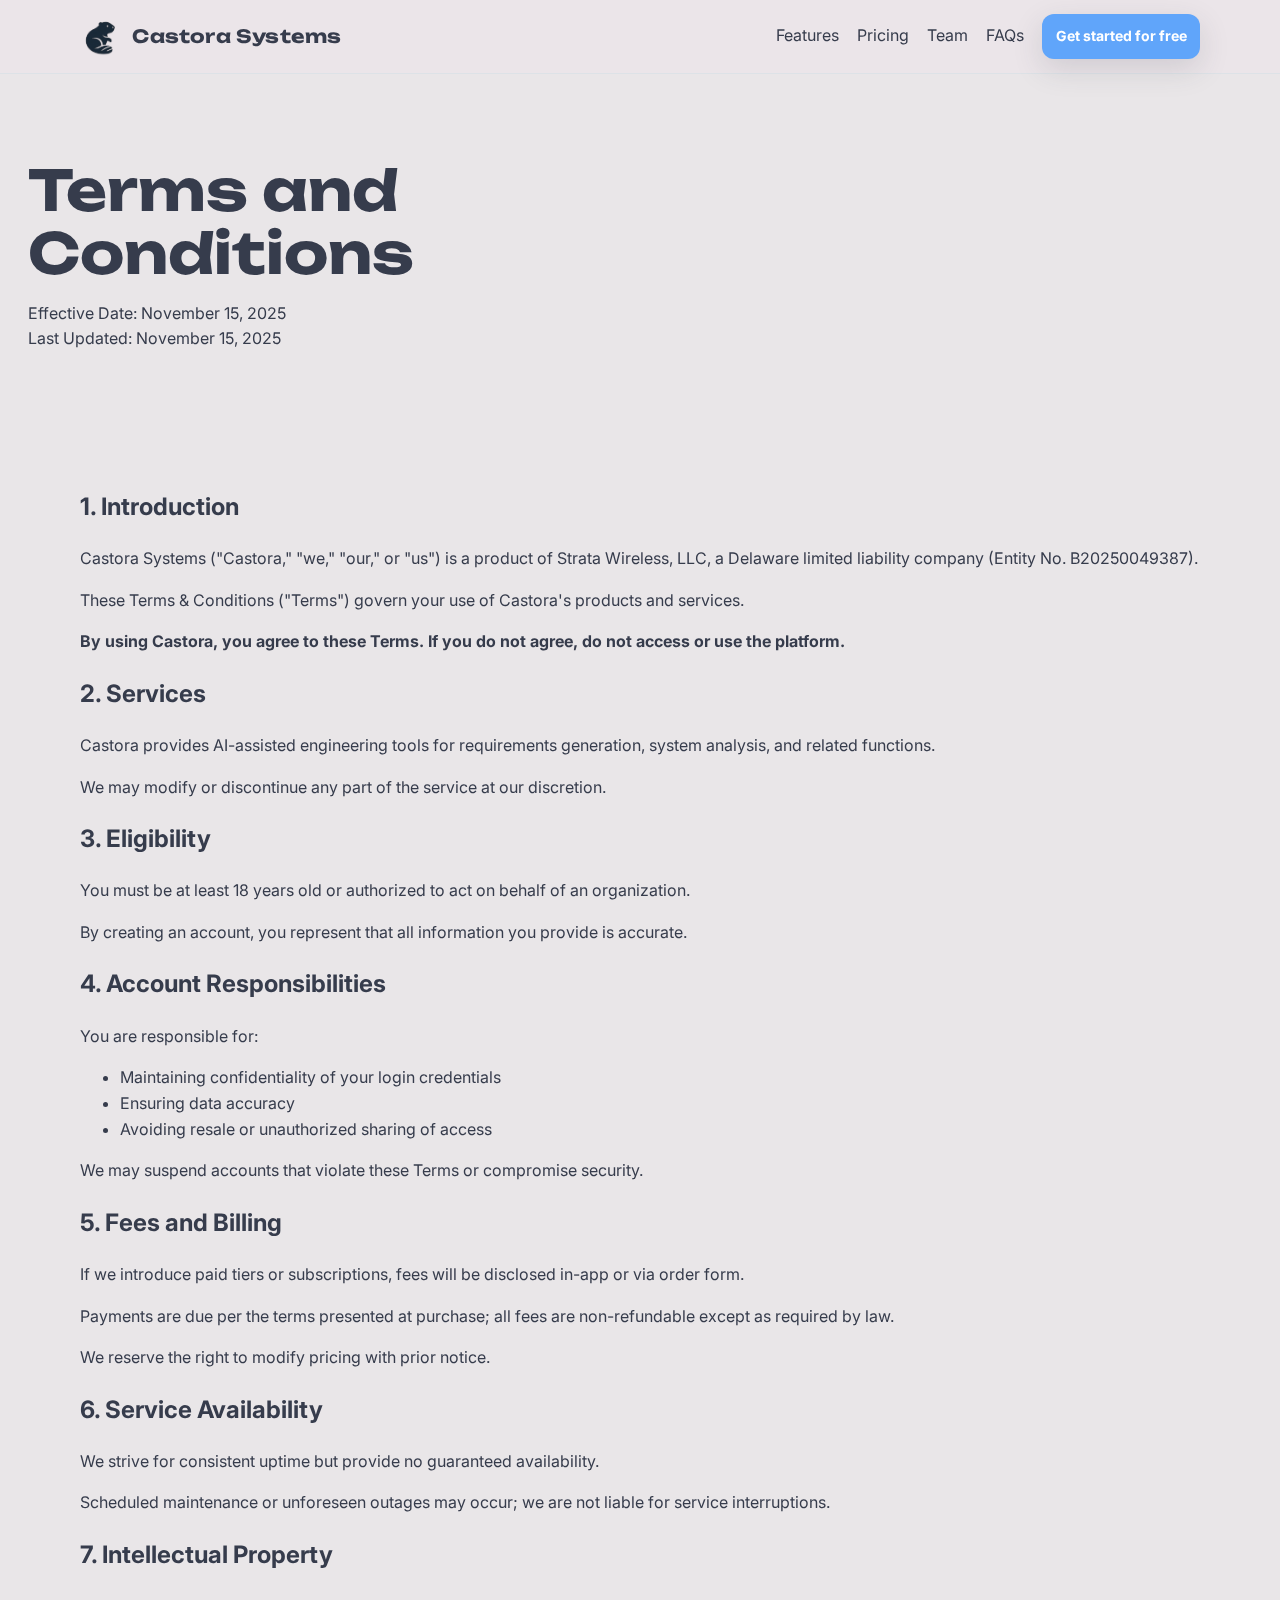
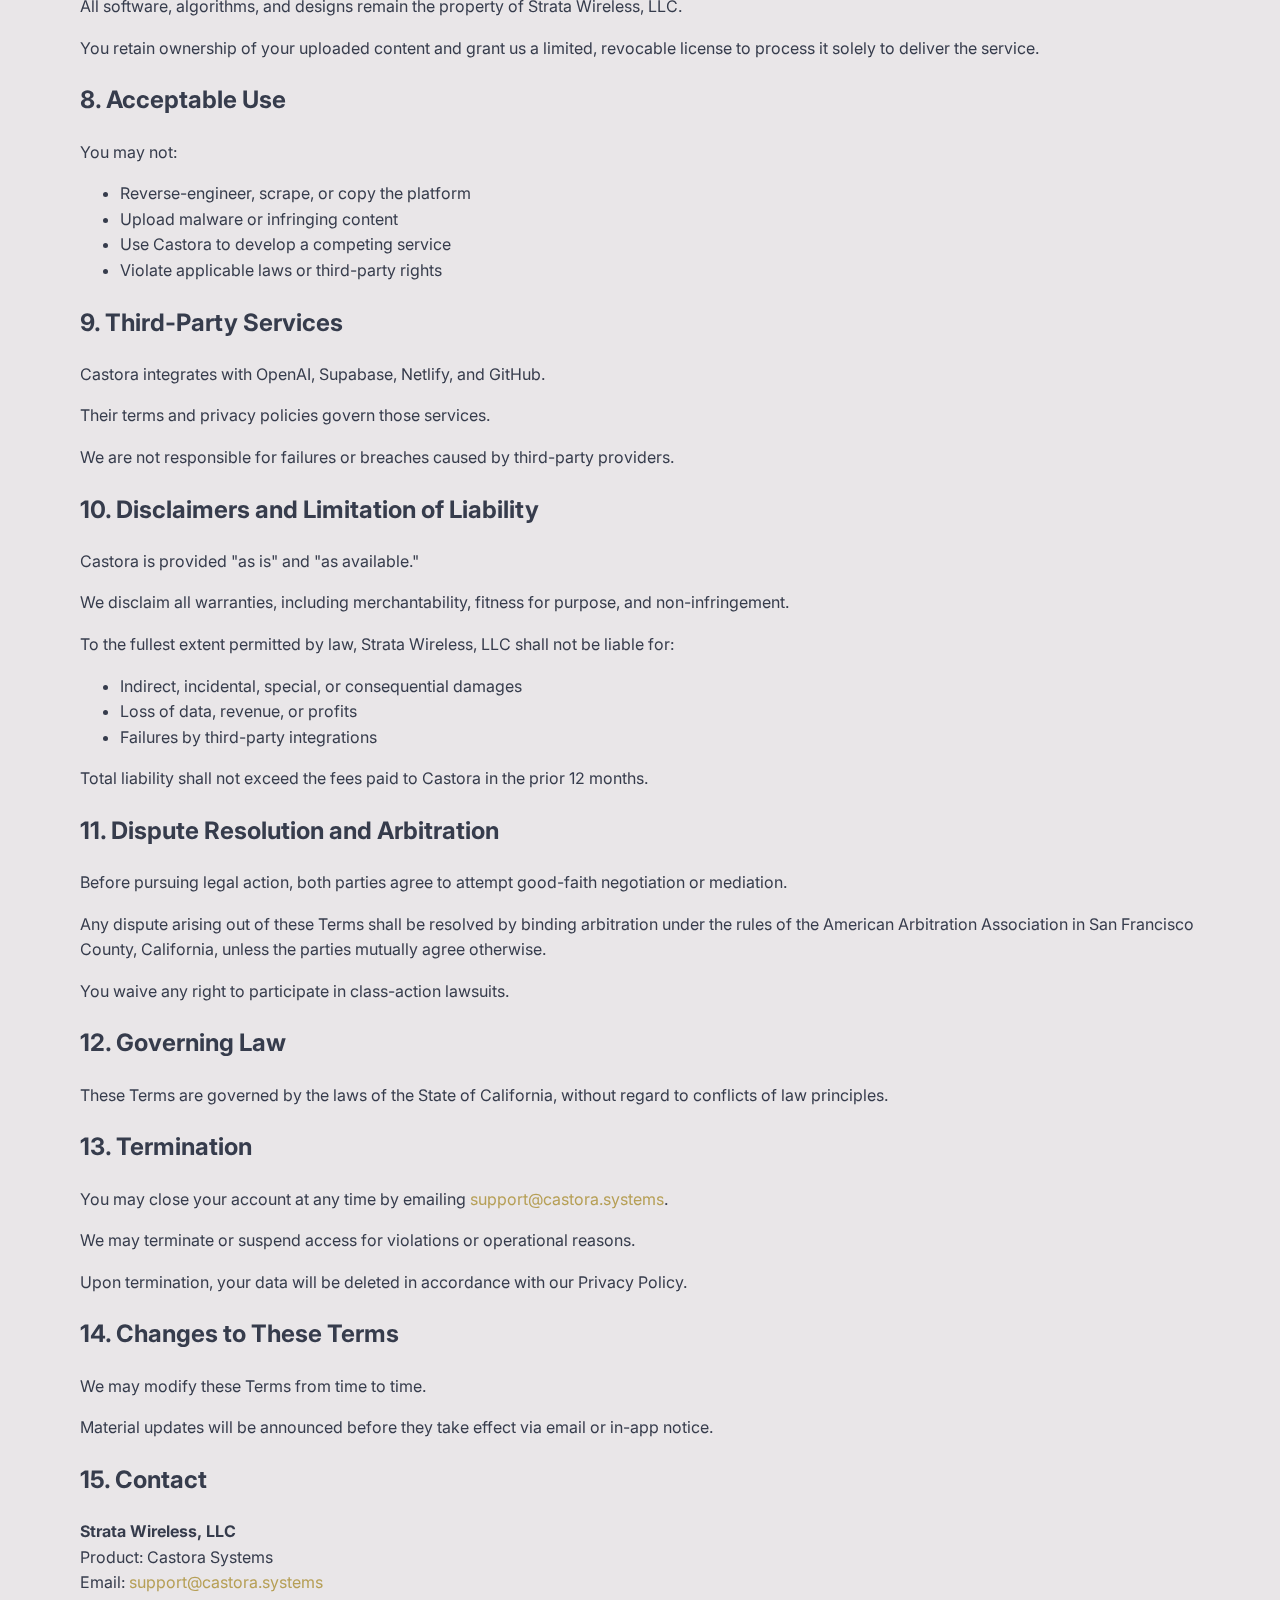
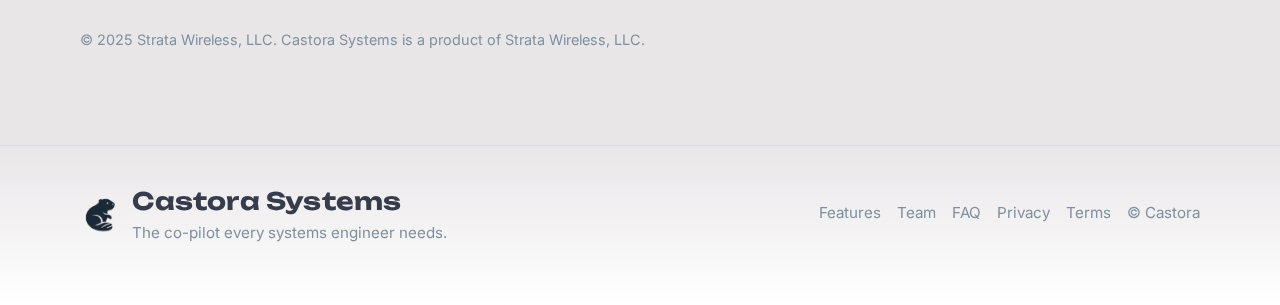
<file: termsandconditions.html>
<!DOCTYPE html>
<html lang="en">
<head>
  <meta charset="utf-8" />
  <meta name="viewport" content="width=device-width, initial-scale=1" />
  <title>Castora — AI for systems engineering</title>
  <meta name="description" content="Castora: Systems Engineering made verifiable, consistent, and complete — today." />
  
  <!-- Favicon -->
  <link rel="icon" type="image/png" href="assets/castora_logo.png" />
  <link rel="apple-touch-icon" href="assets/castora_logo.png" />
  
  <!-- Open Graph / Facebook -->
  <meta property="og:type" content="website" />
  <meta property="og:url" content="https://castora.systems/" />
  <meta property="og:title" content="Castora — The co-pilot every systems engineer needs." />
  <meta property="og:description" content="Castora helps systems engineers reuse what works, refine what doesn't, and build what's next — efficiently and effectively. Try it for free." />
  <meta property="og:image" content="https://castora.systems/assets/social_beaver.png" />
  <meta property="og:image:width" content="1200" />
  <meta property="og:image:height" content="630" />
  <meta property="og:image:alt" content="Castora Systems Logo" />
  <meta property="og:site_name" content="Castora Systems" />
  
  <!-- Twitter Card -->
  <meta name="twitter:card" content="summary_large_image" />
  <meta name="twitter:url" content="https://castora.systems/" />
  <meta name="twitter:title" content="Castora — The co-pilot every systems engineer needs." />
  <meta name="twitter:description" content="Castora helps systems engineers reuse what works, refine what doesn't, and build what's next — efficiently and effectively. Try it for free." />
  <meta name="twitter:image" content="https://castora.systems/assets/social_beaver.png" />
  <meta name="twitter:image:alt" content="Castora Systems Logo" />
  
  <link rel="preconnect" href="https://fonts.googleapis.com">
  <link rel="preconnect" href="https://fonts.gstatic.com" crossorigin>
  <link href="https://fonts.googleapis.com/css2?family=Inter:wght@300;400;500;600;700;800&family=Unbounded:wght@500;700&display=swap" rel="stylesheet">
  <style>
    :root{
      --bg: #E9E6E8;  /* light */
      --ink: #363C4C; /* slate */
      --accent: #B69F56; /* gold */
      --muted: #7E90A0; /* blue-gray */
      --rose: #855A70; /* rose */
      --radius: 16px;
      --shadow: 0 10px 30px rgba(54,60,76,.15);
    }
    *{box-sizing:border-box}
    html,body{height:100%}
    body{
      margin:0; background:var(--bg); color:var(--ink);
      font-family: Inter, system-ui, -apple-system, Segoe UI, Roboto, Helvetica, Arial, "Apple Color Emoji","Segoe UI Emoji";
      line-height:1.6;
    }
    a{color:var(--ink); text-decoration:none}
    .container{width:min(1120px, 92%); margin-inline:auto}
    /* Nav */
    header{
      position:sticky; top:0; z-index:50; backdrop-filter:saturate(180%) blur(8px);
      background: color-mix(in oklab, var(--bg), white 40% / 70%);
      border-bottom:1px solid color-mix(in oklab, var(--muted), white 75%);
    }
    .nav{display:flex; align-items:center; justify-content:space-between; padding:14px 0}
    .brand{display:flex; gap:12px; align-items:center}
    .brand img{height:41.4px; width:auto; filter:drop-shadow(0 1px 0 rgba(0,0,0,.05))}
    .brand .wordmark{font-family: Unbounded, Inter, sans-serif; font-weight:700; letter-spacing:.2px}
    .nav a.cta{padding:.65rem 1rem; border-radius:999px; background:var(--accent); color:#111; font-weight:600; box-shadow:var(--shadow)}
    .nav a.cta:hover{transform:translateY(-1px)}

    /* Hero */
    .hero{display:grid; align-items:center; grid-template-columns: 1.1fr .9fr; gap:0px; padding-bottom: 20px; padding-top:100px 0}
    .kicker{font-weight:600; letter-spacing:.12em; text-transform:uppercase; color:var(--muted)}
    h1{font-family: Unbounded, Inter, sans-serif; font-size: clamp(2.2rem, 2.4vw + 1.8rem, 3.5rem); line-height:1.12; margin:.35rem 0 1rem}
    .lede{font-size:1.15rem; color: color-mix(in oklab, var(--ink), var(--muted) 40%)}
    .pills{display:flex; flex-wrap:wrap; gap:.6rem; margin:1.25rem 0 2rem}
    .pill{border:1px solid color-mix(in oklab, var(--muted), white 65%); padding:.5rem .75rem; border-radius:999px; font-weight:600; background:white; color:var(--ink)}
    .primary-actions{display:flex; gap:12px; flex-wrap:wrap}
    .btn{padding:.9rem 1.1rem; border-radius:12px; font-weight:700; border:1.5px solid transparent; transition:.2s ease; box-shadow:var(--shadow)}
    .btn.primary{background:var(--ink); color:white}
    .btn.primary:hover{transform:translateY(-2px)}
    .btn.alt{background:white; border-color: color-mix(in oklab, var(--muted), white 60%)}
    .btn.alt:hover{border-color: var(--ink)}
    .hero-card{background:linear-gradient(135deg, color-mix(in oklab, var(--rose), white 70%), white 85%); border:1px solid color-mix(in oklab, var(--muted), white 70%); border-radius: var(--radius); padding:28px; box-shadow:var(--shadow)}
    .hero-card h3{margin:0 0 .5rem}
    .stat{display:flex; align-items:center; gap:14px; padding:12px 0}
    .stat .dot{height:10px; width:10px; border-radius:50%; background:var(--accent); box-shadow:0 0 0 4px color-mix(in oklab, var(--accent), white 70%)}

    /* Value grid */
    section{padding:80px 0}
    .section-title{font-family: Unbounded, Inter, sans-serif; font-size:clamp(1.6rem, 1.1vw + 1.2rem, 2.2rem)}
    .muted{color: var(--muted)}
    .grid{display:grid; gap:18px; grid-template-columns: repeat(3, 1fr); margin-top:28px}
    .card{background:white; border:1px solid color-mix(in oklab, var(--muted), white 60%); border-radius:var(--radius); padding:22px; box-shadow:var(--shadow)}
    .card h4{margin:0 0 .4rem}
    .tag{display:inline-block; font-size:.78rem; font-weight:700; color:#111; background:var(--accent); padding:.35rem .55rem; border-radius:7px; margin-bottom:.7rem}

    /* Timeline */
    .timeline{position:relative; margin-top:36px}
    .rail{position:absolute; left:12px; top:0; bottom:0; width:3px; background: color-mix(in oklab, var(--muted), white 40%)}
    .step{display:grid; grid-template-columns: 40px 1fr; gap:16px; margin-bottom:26px}
    .bullet{height:24px; width:24px; border-radius:50%; border:3px solid white; background:var(--rose); box-shadow:var(--shadow); margin-top:2px}
    .step h5{margin:.2rem 0 .25rem}

    /* Footer */
    footer{padding:36px 0 60px; border-top:1px solid color-mix(in oklab, var(--muted), white 70%); background: linear-gradient(180deg, transparent, #fff)}
    .footer-grid{display:grid; grid-template-columns:1.2fr .8fr; gap:24px; align-items:center}
    .sm{font-size:.95rem}

    /* Icon styles (feather icons will replace elements with data-feather) */
    svg.feather{height:20px; width:20px; vertical-align:middle; margin-right:8px; stroke:currentColor}
    svg.feather.icon-large{height:26px; width:26px; margin-right:10px}

    /* Mobile Navigation */
    .nav-toggle{display:none; background:none; border:none; padding:8px; cursor:pointer; z-index:60}
    .nav-menu{display:flex; gap:18px; align-items:center}
    
    /* Responsive iframe */
    .video-container{position:relative; width:100%; height:0; padding-bottom:56.25%; /* 16:9 aspect ratio */}
    .video-container iframe{position:absolute; top:0; left:0; width:100%; height:100%; border-radius:16px; box-shadow:0 8px 32px rgba(54,60,76,.13); border:none}

    /* Responsive */
    @media (max-width: 768px){
      .container{width:min(100%, 95%)}
      
      /* Mobile nav - overlay style */
      .nav{padding:12px 0}
      .nav-toggle{display:block}
      .nav-menu{
        display:none; 
        position:fixed; 
        top:0; 
        left:0; 
        width:100%; 
        height:100vh; 
        background:rgba(233, 230, 232, 0.98); 
        backdrop-filter:blur(10px);
        flex-direction:column; 
        justify-content:center; 
        align-items:center;
        gap:24px; 
        z-index:55;
        transition:opacity 0.3s ease, visibility 0.3s ease;
        opacity:0;
        visibility:hidden;
      }
      .nav-menu.active{
        display:flex; 
        opacity:1;
        visibility:visible;
      }
      .nav-menu a{
        padding:12px 24px; 
        font-size:1.1rem; 
        font-weight:500;
        text-align:center;
        border-radius:8px;
        transition:background 0.2s ease;
      }
      .nav-menu a:hover{background:rgba(255,255,255,0.7)}
      .nav-menu .btn{margin-top:16px; font-size:1rem}

      /* Hero adjustments */
      .hero{grid-template-columns:1fr; gap:32px; padding:40px 0}
      .hero-card{margin-top:16px}
      .lede{font-size:1.05rem}
      h1{font-size:clamp(1.8rem, 5vw + 1rem, 2.8rem); line-height:1.2}
      
      /* Section spacing */
      section{padding:48px 0}
      .grid{grid-template-columns:1fr; gap:16px}
      
      /* Cards */
      .card{padding:20px}
      .stat{flex-direction:column; align-items:flex-start; gap:8px; padding:8px 0}
      .stat .dot{display:none}
      
      /* Typography adjustments */
      .section-title{font-size:clamp(1.4rem, 4vw + 1rem, 1.8rem); line-height:1.3}
      
      /* Logo section */
      #logos div[style*="font-size:1.1rem"]{font-size:1rem !important}
      #logos div[style*="gap:48px"]{gap:24px !important; padding:0 16px}
      
      /* Footer */
      .footer-grid{grid-template-columns:1fr; gap:16px; text-align:center}
      .footer-grid .sm{justify-self:center !important}
      .footer-grid .brand{justify-self:center; text-align:left}
      
      /* FAQ adjustments */
      #faq .container > div{max-width:100% !important; padding:0 8px}
      details{padding:12px; border:1px solid color-mix(in oklab, var(--muted), white 70%); border-radius:8px; background:white}
      details summary{font-weight:600; cursor:pointer; padding:4px 0}
      details[open] summary{margin-bottom:8px; border-bottom:1px solid color-mix(in oklab, var(--muted), white 80%)}
    }

    @media (max-width: 480px){
      .container{width: 80%; padding-left: 8px; padding-right: 8px;}
      .hero{padding:32px 0; gap:24px}
      .hero-card{padding:20px}
      .card{align-items: center !important; width: 100%; box-sizing: border-box; margin-left: 0; margin-right: 0; padding:12px}
      .nav-menu { gap:12px;}
      .nav-menu a {font-size: 3.3rem;}

      body {
        overflow-x: hidden;
      }
      body, 
      body * {
        text-align: center !important;
      }
      ul, 
      ul li, 
      .card ul, 
      .card ul li {
        text-align: left !important;
      }
       h1 {
        font-size: 1.6rem !important;
        line-height: 1.25 !important;
        word-break: normal !important;
      }
      .lede {
        font-size: 1rem;
      }
      .feature-intro ul {
        font-size: 1rem;
      }
      .primary-actions {
          flex-direction: column;
          gap: 8px;
        }
      .footer-grid .sm a {
        margin-right: 18px !important;
        margin-bottom: 8px;
        display: inline-block;
      }
        .primary-actions input,
        .primary-actions button {
          margin-left: auto;
          margin-right: auto;
          width: 80%;
          min-width: 0;
          box-sizing:border-box;
        }
        .kicker {text-align: center;}
        .primary-actions input {
          margin-bottom: 4px;
        }      
      .btn{padding:.75rem 1rem; text-align:center; margin-bottom:8px;}
      section{padding:20px 0}
      
      /* Make company logos smaller on very small screens */
      #logos img{height:36px !important; max-width:120px !important}
    }
  </style>
  <!-- Shared styles to keep header/nav consistent across pages -->
  <link rel="stylesheet" href="/styles.css">
</head>
<body>
    <header>
    <div class="container nav">
      <a class="brand" href="index.html" style="text-decoration:none">
        <img src="assets/castora_logo.png" alt="Castora logo" style="height:41.4px;width:auto;filter:drop-shadow(0 1px 0 rgba(0,0,0,.05))" />
        <div class="wordmark" style="font-size:1.15em">Castora Systems</div>
      </a>
      <button class="nav-toggle" aria-label="Toggle navigation" onclick="toggleNav()">
        <i data-feather="menu" aria-hidden="true"></i>
      </button>
      <nav class="nav-menu" id="navMenu">
  <a href="features.html">Features</a>
  <a href="pricing.html">Pricing</a>
  <a href="team.html">Team</a>
  <a href="faqs.html">FAQs</a>
  <a href="contact.html" style="background:#60A5FA; color:#fff; font-weight:700; border-radius:12px; padding:.63rem .77rem; font-size:.875em; box-shadow:var(--shadow);" class="btn">Get started for free</a>
      </nav>
    </div>
  </header>

    <main>
        <section class="hero">
            <div class="container">
                <h1>Terms and Conditions</h1>
                <p class="subtitle">Effective Date: November 15, 2025<br>Last Updated: November 15, 2025</p>
            </div>
        </section>

        <section class="content-section">
            <div class="container">
                <div class="content-wrapper">
                    <h2>1. Introduction</h2>
                    <p>Castora Systems ("Castora," "we," "our," or "us") is a product of Strata Wireless, LLC, a Delaware limited liability company (Entity No. B20250049387).</p>
                    <p>These Terms & Conditions ("Terms") govern your use of Castora's products and services.</p>
                    <p><strong>By using Castora, you agree to these Terms. If you do not agree, do not access or use the platform.</strong></p>

                    <h2>2. Services</h2>
                    <p>Castora provides AI-assisted engineering tools for requirements generation, system analysis, and related functions.</p>
                    <p>We may modify or discontinue any part of the service at our discretion.</p>

                    <h2>3. Eligibility</h2>
                    <p>You must be at least 18 years old or authorized to act on behalf of an organization.</p>
                    <p>By creating an account, you represent that all information you provide is accurate.</p>

                    <h2>4. Account Responsibilities</h2>
                    <p>You are responsible for:</p>
                    <ul>
                        <li>Maintaining confidentiality of your login credentials</li>
                        <li>Ensuring data accuracy</li>
                        <li>Avoiding resale or unauthorized sharing of access</li>
                    </ul>
                    <p>We may suspend accounts that violate these Terms or compromise security.</p>

                    <h2>5. Fees and Billing</h2>
                    <p>If we introduce paid tiers or subscriptions, fees will be disclosed in-app or via order form.</p>
                    <p>Payments are due per the terms presented at purchase; all fees are non-refundable except as required by law.</p>
                    <p>We reserve the right to modify pricing with prior notice.</p>

                    <h2>6. Service Availability</h2>
                    <p>We strive for consistent uptime but provide no guaranteed availability.</p>
                    <p>Scheduled maintenance or unforeseen outages may occur; we are not liable for service interruptions.</p>

                    <h2>7. Intellectual Property</h2>
                    <p>All software, algorithms, and designs remain the property of Strata Wireless, LLC.</p>
                    <p>You retain ownership of your uploaded content and grant us a limited, revocable license to process it solely to deliver the service.</p>

                    <h2>8. Acceptable Use</h2>
                    <p>You may not:</p>
                    <ul>
                        <li>Reverse-engineer, scrape, or copy the platform</li>
                        <li>Upload malware or infringing content</li>
                        <li>Use Castora to develop a competing service</li>
                        <li>Violate applicable laws or third-party rights</li>
                    </ul>

                    <h2>9. Third-Party Services</h2>
                    <p>Castora integrates with OpenAI, Supabase, Netlify, and GitHub.</p>
                    <p>Their terms and privacy policies govern those services.</p>
                    <p>We are not responsible for failures or breaches caused by third-party providers.</p>

                    <h2>10. Disclaimers and Limitation of Liability</h2>
                    <p>Castora is provided "as is" and "as available."</p>
                    <p>We disclaim all warranties, including merchantability, fitness for purpose, and non-infringement.</p>
                    <p>To the fullest extent permitted by law, Strata Wireless, LLC shall not be liable for:</p>
                    <ul>
                        <li>Indirect, incidental, special, or consequential damages</li>
                        <li>Loss of data, revenue, or profits</li>
                        <li>Failures by third-party integrations</li>
                    </ul>
                    <p>Total liability shall not exceed the fees paid to Castora in the prior 12 months.</p>

                    <h2>11. Dispute Resolution and Arbitration</h2>
                    <p>Before pursuing legal action, both parties agree to attempt good-faith negotiation or mediation.</p>
                    <p>Any dispute arising out of these Terms shall be resolved by binding arbitration under the rules of the American Arbitration Association in San Francisco County, California, unless the parties mutually agree otherwise.</p>
                    <p>You waive any right to participate in class-action lawsuits.</p>

                    <h2>12. Governing Law</h2>
                    <p>These Terms are governed by the laws of the State of California, without regard to conflicts of law principles.</p>

                    <h2>13. Termination</h2>
                    <p>You may close your account at any time by emailing <a href="mailto:support@castora.systems" style="color:var(--accent)">support@castora.systems</a>.</p>
                    <p>We may terminate or suspend access for violations or operational reasons.</p>
                    <p>Upon termination, your data will be deleted in accordance with our Privacy Policy.</p>

                    <h2>14. Changes to These Terms</h2>
                    <p>We may modify these Terms from time to time.</p>
                    <p>Material updates will be announced before they take effect via email or in-app notice.</p>

                    <h2>15. Contact</h2>
                    <p>
                        <strong>Strata Wireless, LLC</strong><br>
                        Product: Castora Systems<br>
                        Email: <a href="mailto:support@castora.systems" style="color:var(--accent)">support@castora.systems</a>
                    </p>
                    <p style="margin-top:2rem; color:var(--muted); font-size:0.9rem">© 2025 Strata Wireless, LLC. Castora Systems is a product of Strata Wireless, LLC.</p>
                </div>
            </div>
        </section>
    </main>

    <footer>
    <div class="container footer-grid">
      <div class="brand">
        <img src="assets/castora_logo.png" alt="Castora logo" />
        <div>
          <div class="wordmark" style="font-size:1.5rem">Castora Systems</div>
          <div class="sm muted">The co-pilot every systems engineer needs.</div>
        </div>
      </div>
      <div class="sm" style="justify-self:end">
        <a href="index.html#features" class="muted" style="margin-right:12px">Features</a>
        <a href="index.html#team" class="muted" style="margin-right:12px">Team</a>
        <a href="index.html#faq" class="muted" style="margin-right:12px">FAQ</a>
        <a href="privacypolicy.html" class="muted" style="margin-right:12px">Privacy</a>
        <a href="termsandconditions.html" class="muted" style="margin-right:12px">Terms</a>
        <span class="muted">© <span id="year"></span> Castora</span>
      </div>
    </div>
  </footer>
</body>
</html>
</file>
<file: styles.css>
/* Shared header and navigation styles for Castora site */
:root{
  --bg: #E9E6E8;
  --ink: #363C4C;
  --accent: #B69F56;
  --muted: #7E90A0;
  --radius: 16px;
  --shadow: 0 10px 30px rgba(54,60,76,.15);
}

/* Container parity: match index layout across pages */
.container{width:min(1120px, 92%); margin-inline:auto}

/* Header / Nav (shared) */
header{
  position:sticky; top:0; z-index:50; backdrop-filter:saturate(180%) blur(8px);
  background: color-mix(in oklab, var(--bg), white 40% / 70%);
  border-bottom:1px solid color-mix(in oklab, var(--muted), white 75%);
}
.nav{display:flex; align-items:center; justify-content:space-between; padding:14px 0}
.brand{display:flex; gap:12px; align-items:center}
.brand img{height:41.4px; width:auto; filter:drop-shadow(0 1px 0 rgba(0,0,0,.05))}
.brand .wordmark{font-family: Unbounded, Inter, sans-serif; font-weight:700; letter-spacing:.2px; font-size:1.15em}
.nav a.cta{padding:.65rem 1rem; border-radius:999px; background:var(--accent); color:#111; font-weight:600; box-shadow:var(--shadow)}
.nav a.cta:hover{transform:translateY(-1px)}

/* Mobile Navigation - overlay */
.nav-toggle{display:none; background:none; border:none; padding:8px; cursor:pointer; z-index:60}
.nav-toggle{font-size:1.2rem; color:var(--ink)}
.nav-menu{display:flex; gap:18px; align-items:center}

@media (max-width: 768px){
  .nav{padding:12px 0}
  .nav-toggle{display:block}
  .nav-menu{
    display:none; 
    position:fixed; 
    top:0; 
    left:0; 
    width:100%; 
    height:100vh; 
    background:rgba(233, 230, 232, 0.98); 
    backdrop-filter:blur(10px);
    flex-direction:column; 
    justify-content:center; 
    align-items:center;
    gap:24px; 
    z-index:55;
    transition:opacity 0.3s ease, visibility 0.3s ease;
    opacity:0;
    visibility:hidden;
  }
  .nav-menu.active{display:flex; opacity:1; visibility:visible}
  .nav-menu a{padding:12px 24px; font-size:1.1rem; font-weight:500; text-align:center; border-radius:8px}
  .nav-menu a:hover{background:rgba(255,255,255,0.7)}
}
</file>
